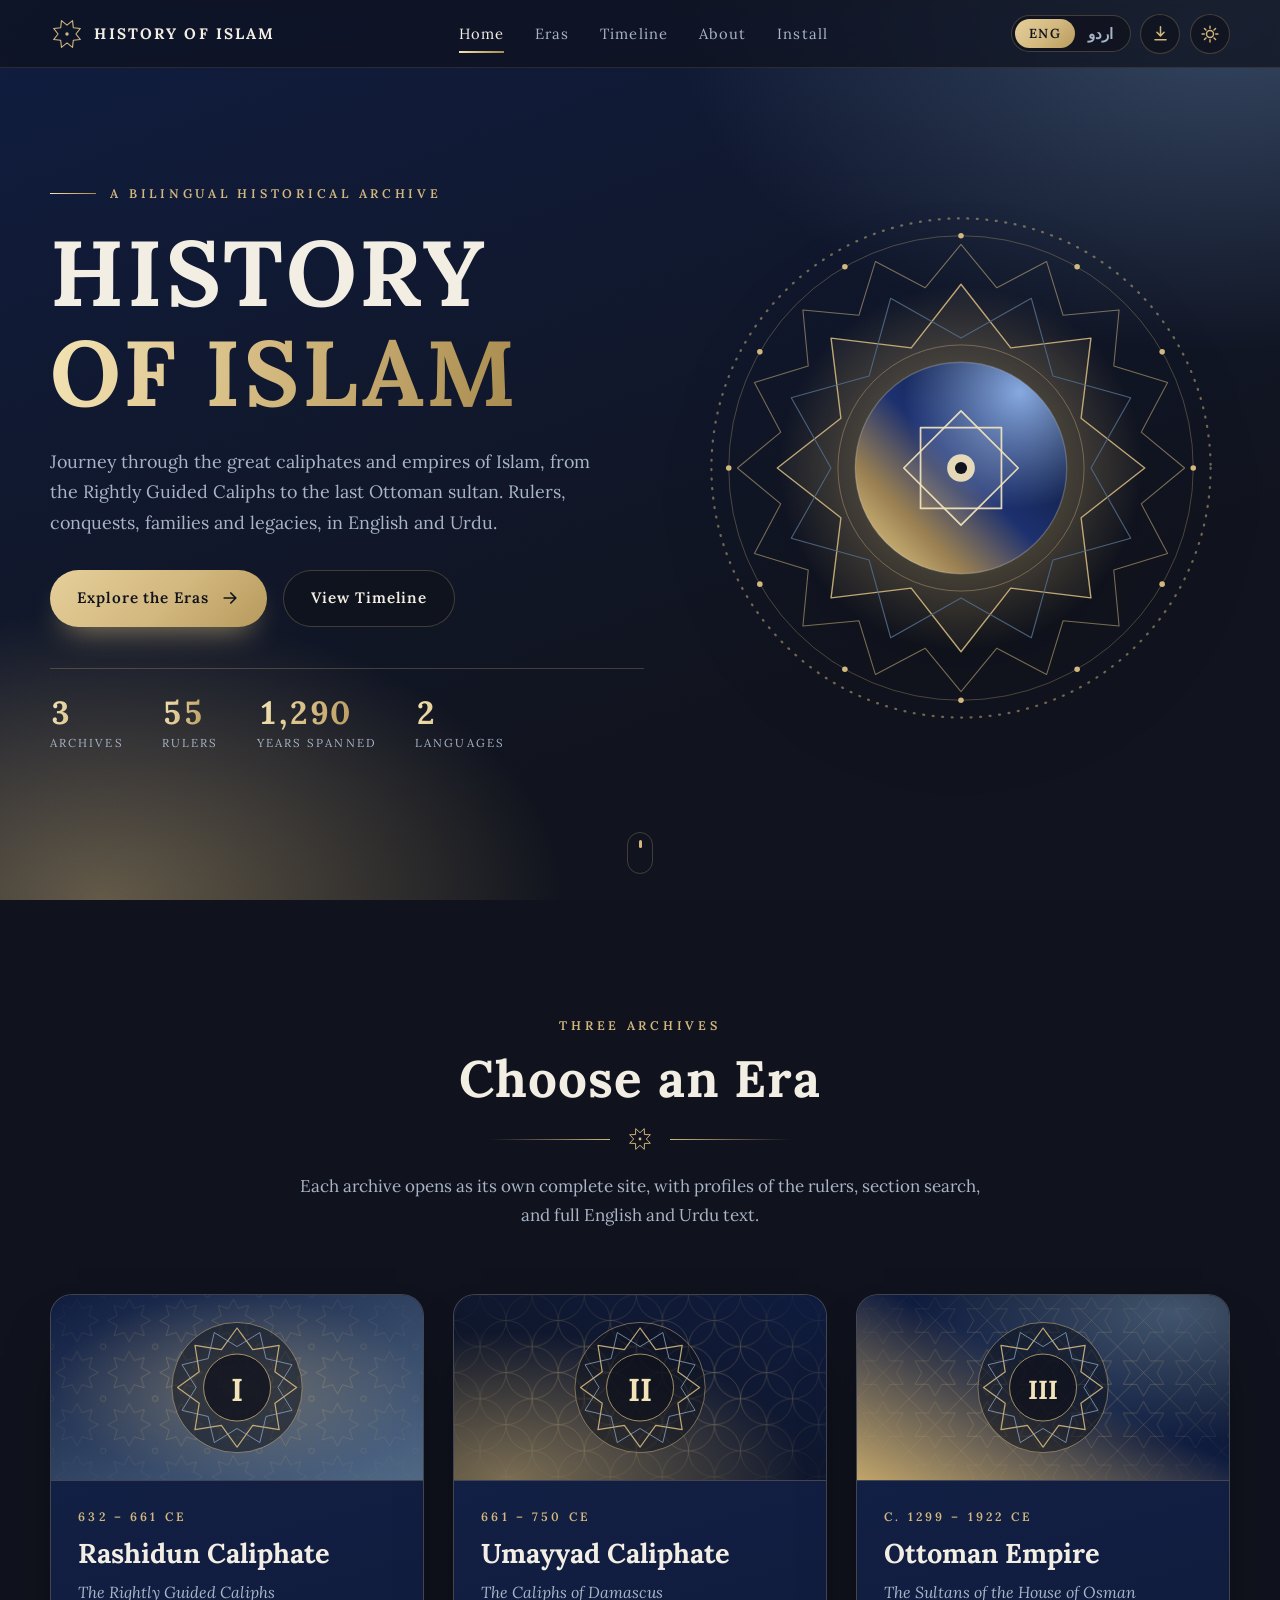
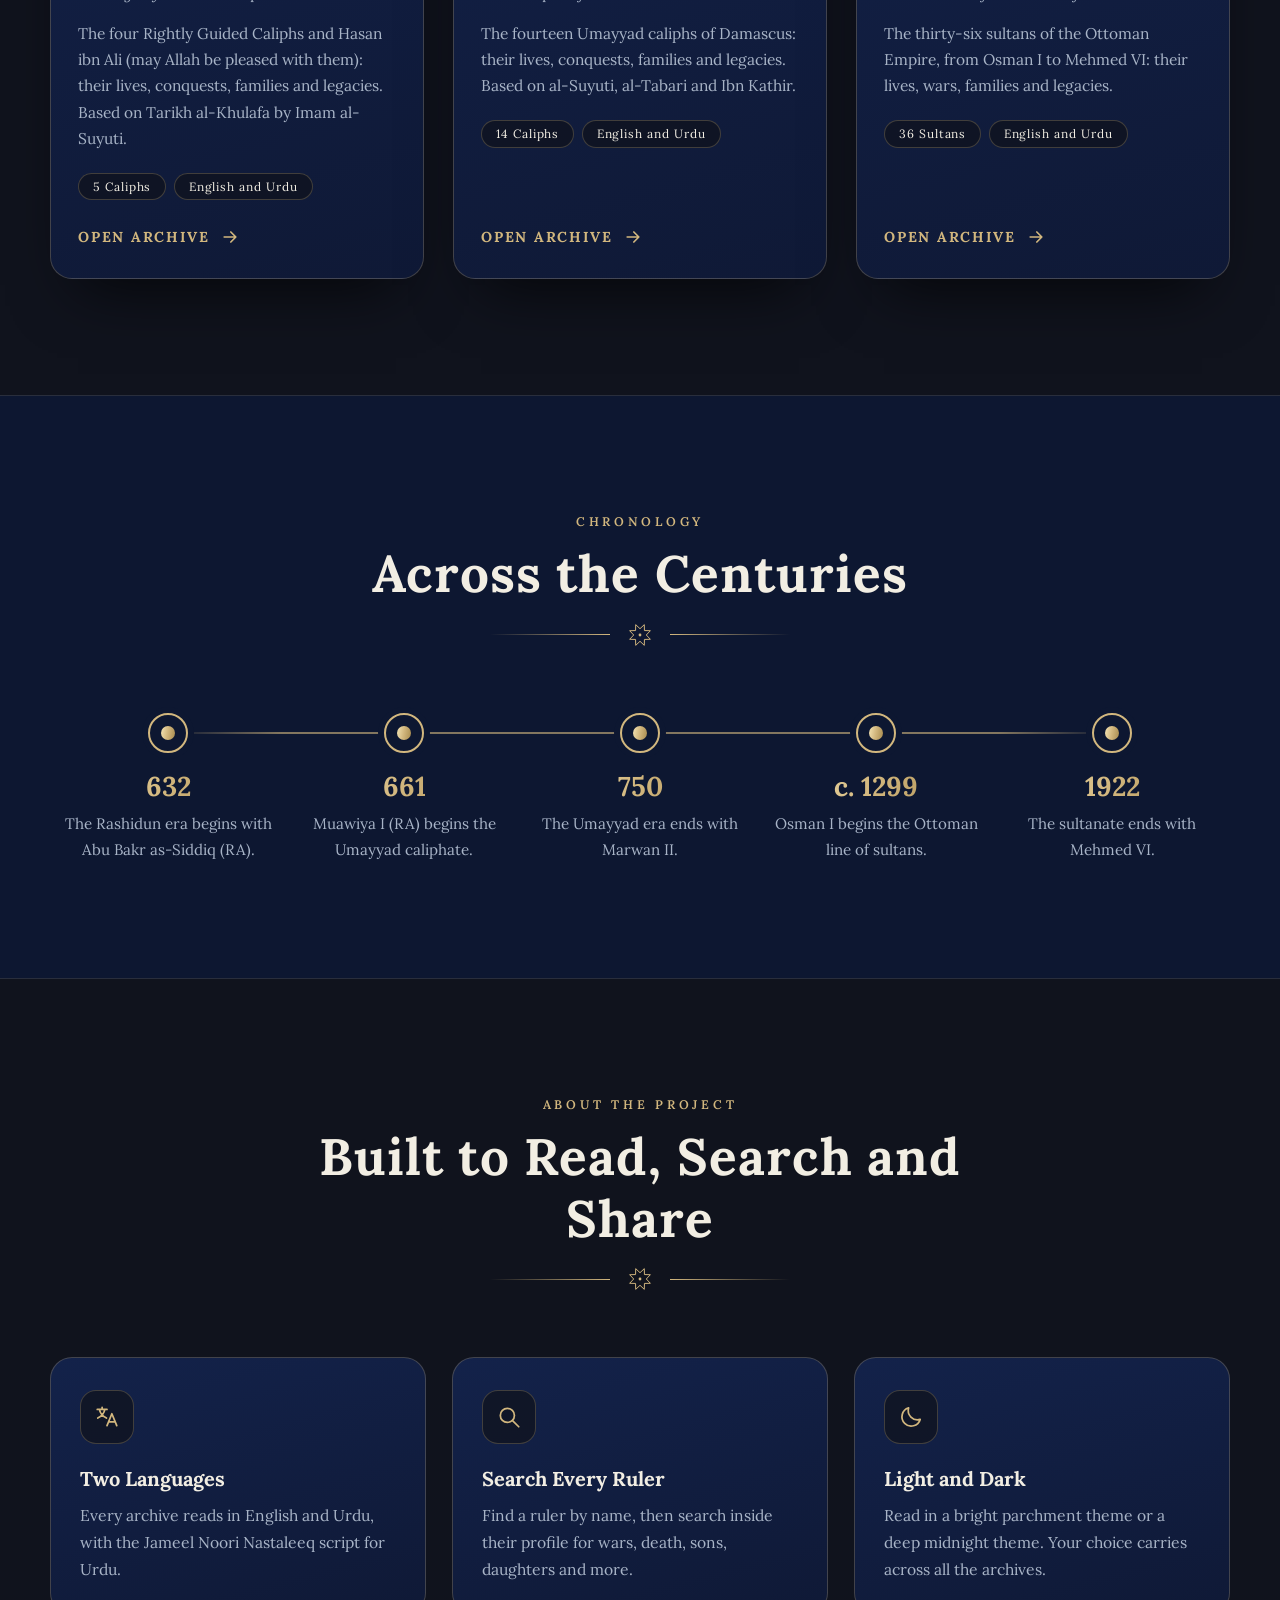
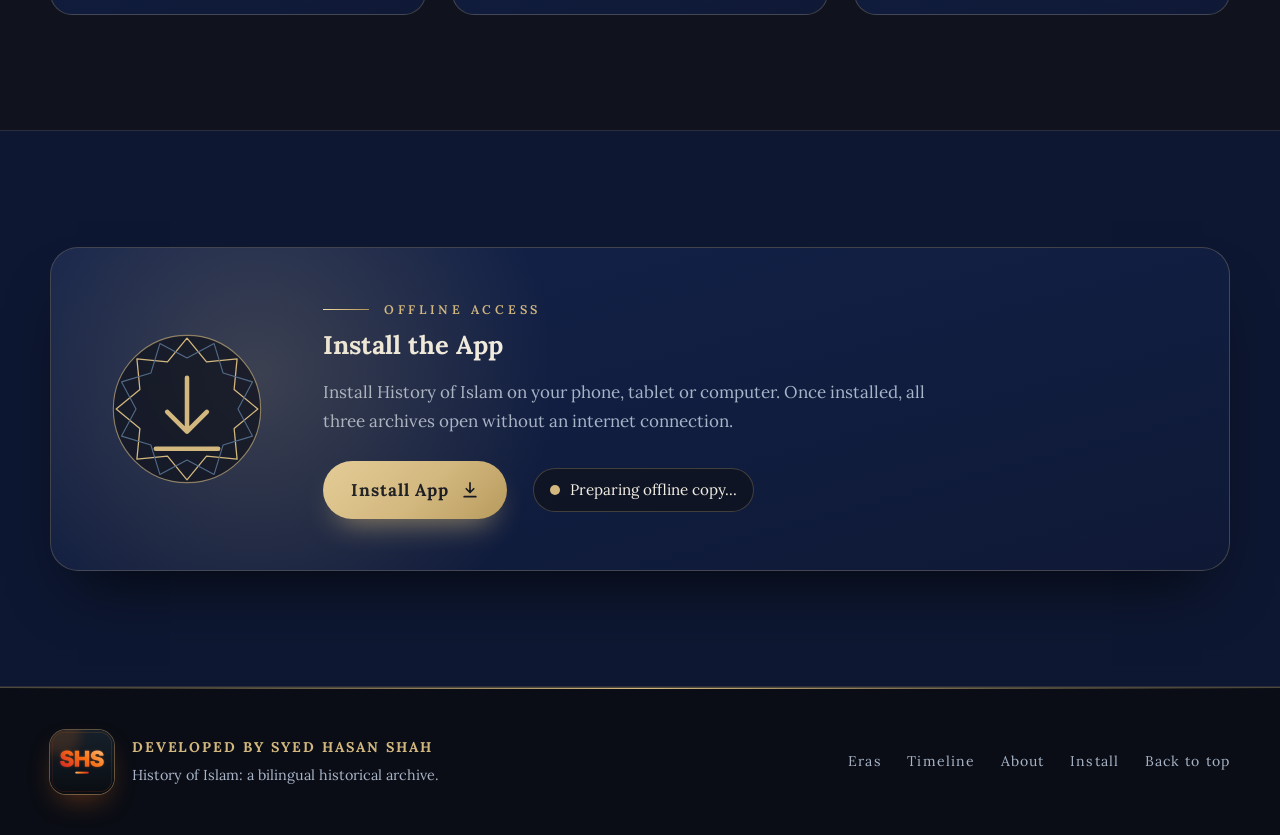
<file: index.html>
<!DOCTYPE html>
<html lang="en" dir="ltr" data-theme="dark">
<head>
<meta charset="UTF-8">
<meta name="viewport" content="width=device-width, initial-scale=1, viewport-fit=cover">
<title>History of Islam | تاریخِ اسلام</title>
<meta name="description" content="A bilingual historical archive of the great caliphates and empires of Islam: the Rashidun, the Umayyads and the Ottomans. English and Urdu.">
<meta name="theme-color" content="#10131D">

<!-- Open Graph: WhatsApp, Facebook, LinkedIn, Discord, Telegram -->
<!-- NOTE: og:image must be an absolute URL. If your GitHub repository is not named HISTORY-OF-ISLAM, change the address below. -->
<meta property="og:type" content="website">
<meta property="og:site_name" content="History of Islam">
<meta property="og:title" content="History of Islam | تاریخِ اسلام">
<meta property="og:description" content="Journey through the Rashidun, Umayyad and Ottoman eras. Rulers, conquests, families and legacies, in English and Urdu.">
<meta property="og:url" content="https://syedhasanshahqadri-ops.github.io/HISTORY-OF-ISLAM/">
<meta property="og:image" content="https://syedhasanshahqadri-ops.github.io/HISTORY-OF-ISLAM/og/og-image.jpg">
<meta property="og:image:secure_url" content="https://syedhasanshahqadri-ops.github.io/HISTORY-OF-ISLAM/og/og-image.jpg">
<meta property="og:image:type" content="image/jpeg">
<meta property="og:image:width" content="1200">
<meta property="og:image:height" content="630">
<meta property="og:image:alt" content="History of Islam: a bilingual archive of the Rashidun, Umayyad and Ottoman eras">
<meta name="twitter:card" content="summary_large_image">
<meta name="twitter:title" content="History of Islam | تاریخِ اسلام">
<meta name="twitter:description" content="Journey through the Rashidun, Umayyad and Ottoman eras, in English and Urdu.">
<meta name="twitter:image" content="https://syedhasanshahqadri-ops.github.io/HISTORY-OF-ISLAM/og/og-image.jpg">
<meta name="twitter:image:alt" content="History of Islam: a bilingual archive of the Rashidun, Umayyad and Ottoman eras">

<link rel="manifest" href="manifest.webmanifest">
<link rel="icon" type="image/png" href="images/favicon.png">
<link rel="apple-touch-icon" href="images/apple-touch-icon.png">
<meta name="mobile-web-app-capable" content="yes">
<meta name="apple-mobile-web-app-capable" content="yes">
<meta name="apple-mobile-web-app-title" content="History of Islam">
<meta name="apple-mobile-web-app-status-bar-style" content="black-translucent">

<!-- Apply saved theme and language before first paint (same keys as the three archives) -->
<script>
(function(){var d=document.documentElement,t,l;try{t=localStorage.getItem("theme");l=localStorage.getItem("lang")}catch(e){}
d.setAttribute("data-theme",t==="light"?"light":"dark");
if(l==="ur"){d.setAttribute("lang","ur");d.setAttribute("dir","rtl")}})();
</script>
<link rel="stylesheet" href="css/style.css">
</head>
<body>

<div class="progress" id="progress" aria-hidden="true"></div>

<!-- ===== HEADER ===== -->
<header class="site-header" id="top">
  <div class="wrap bar">
    <a class="brand" href="#home" aria-label="History of Islam">
      <svg class="brand-mark" viewBox="-20 -20 40 40" aria-hidden="true" data-star="8,17,10.5,0.3927"></svg>
      <span class="brand-text" data-i18n="brand">History of Islam</span>
    </a>

    <nav class="nav" id="nav" aria-label="Main">
      <a href="#home" data-i18n="navHome">Home</a>
      <a href="#eras" data-i18n="navEras">Eras</a>
      <a href="#timeline" data-i18n="navTime">Timeline</a>
      <a href="#about" data-i18n="navAbout">About</a>
      <a href="#install" data-i18n="navInstall">Install</a>
    </nav>

    <div class="controls">
      <div class="seg" role="group" aria-label="Language" data-i18n-label="langLabel">
        <button type="button" data-lang="en" aria-pressed="true">ENG</button>
        <button type="button" data-lang="ur" aria-pressed="false" class="ur-btn">اردو</button>
      </div>
      <button type="button" class="icon-btn install-btn" id="installBtn" hidden aria-label="Install app">
        <svg viewBox="0 0 24 24" aria-hidden="true"><path d="M12 3.5v11M7.5 10.5l4.5 4.5 4.5-4.5M5 20h14"/></svg>
      </button>
      <button type="button" class="icon-btn" id="themeBtn" aria-label="Switch to light mode" data-i18n-label="themeToLight">
        <svg class="i-sun" viewBox="0 0 24 24" aria-hidden="true"><circle cx="12" cy="12" r="4.2"/><path d="M12 2.5v2.6M12 18.9v2.6M2.5 12h2.6M18.9 12h2.6M5.3 5.3l1.9 1.9M16.8 16.8l1.9 1.9M18.7 5.3l-1.9 1.9M7.2 16.8l-1.9 1.9"/></svg>
        <svg class="i-moon" viewBox="0 0 24 24" aria-hidden="true"><path d="M20.5 14.2A8.6 8.6 0 0 1 9.8 3.5 8.6 8.6 0 1 0 20.5 14.2z"/></svg>
      </button>
      <button type="button" class="icon-btn burger" id="burger" aria-label="Menu" aria-expanded="false" aria-controls="nav" data-i18n-label="menuLabel">
        <span></span><span></span><span></span>
      </button>
    </div>
  </div>
</header>

<main>

<!-- ===== HERO ===== -->
<section class="hero" id="home">
  <div class="sparks" id="sparks" aria-hidden="true"></div>
  <div class="wrap hero-grid">
    <div class="hero-copy">
      <p class="eyebrow"><span class="rule"></span><span data-i18n="eyebrow">A Bilingual Historical Archive</span></p>
      <h1 data-i18n="h1">History <span class="gold">of Islam</span></h1>
      <p class="lead" data-i18n="lead">Journey through the great caliphates and empires of Islam, from the Rightly Guided Caliphs to the last Ottoman sultan. Rulers, conquests, families and legacies, in English and Urdu.</p>
      <div class="hero-actions">
        <a class="btn primary" href="#eras"><span data-i18n="cta1">Explore the Eras</span><svg class="arr" viewBox="0 0 24 24" aria-hidden="true"><path d="M5 12h14M13 6l6 6-6 6"/></svg></a>
        <a class="btn ghost" href="#timeline" data-i18n="cta2">View Timeline</a>
      </div>
      <dl class="stats">
        <div><dt><b data-count="3">0</b></dt><dd data-i18n="st1">Archives</dd></div>
        <div><dt><b data-count="55">0</b></dt><dd data-i18n="st2">Rulers</dd></div>
        <div><dt><b data-count="1290" data-sep="1">0</b></dt><dd data-i18n="st3">Years Spanned</dd></div>
        <div><dt><b data-count="2">0</b></dt><dd data-i18n="st4">Languages</dd></div>
      </dl>
    </div>

    <div class="emblem-wrap" aria-hidden="true">
      <div class="emblem" id="emblem"></div>
    </div>
  </div>
  <a class="scroll-cue" href="#eras" aria-label="Scroll"><span></span></a>
</section>

<!-- ===== ERAS / CARDS ===== -->
<section class="section" id="eras">
  <div class="wrap">
    <header class="sec-head reveal">
      <p class="eyebrow center" data-i18n="erasEyebrow">Three Archives</p>
      <h2 data-i18n="erasTitle">Choose an Era</h2>
      <div class="orn" aria-hidden="true"><i></i><svg viewBox="-20 -20 40 40" data-star="8,16,9,0.3927"></svg><i></i></div>
      <p class="sub" data-i18n="erasSub">Each archive opens as its own complete site, with profiles of the rulers, section search, and full English and Urdu text.</p>
    </header>

    <div class="cards">

      <a class="card reveal" href="rashidun-caliphate/index.html" data-art="0">
        <div class="art"></div>
        <div class="body">
          <p class="era"><span data-i18n="c1era">632 – 661 CE</span></p>
          <h3 data-i18n="c1t">Rashidun Caliphate</h3>
          <p class="kicker" data-i18n="c1k">The Rightly Guided Caliphs</p>
          <p class="desc" data-i18n="c1d">The four Rightly Guided Caliphs and Hasan ibn Ali (may Allah be pleased with them): their lives, conquests, families and legacies. Based on Tarikh al-Khulafa by Imam al-Suyuti.</p>
          <ul class="chips"><li data-i18n="c1n">5 Caliphs</li><li data-i18n="biling">English and Urdu</li></ul>
          <span class="cta"><span data-i18n="open">Open Archive</span><svg class="arr" viewBox="0 0 24 24" aria-hidden="true"><path d="M5 12h14M13 6l6 6-6 6"/></svg></span>
        </div>
      </a>

      <a class="card reveal" href="umayyad-caliphate/index.html" data-art="1">
        <div class="art"></div>
        <div class="body">
          <p class="era"><span data-i18n="c2era">661 – 750 CE</span></p>
          <h3 data-i18n="c2t">Umayyad Caliphate</h3>
          <p class="kicker" data-i18n="c2k">The Caliphs of Damascus</p>
          <p class="desc" data-i18n="c2d">The fourteen Umayyad caliphs of Damascus: their lives, conquests, families and legacies. Based on al-Suyuti, al-Tabari and Ibn Kathir.</p>
          <ul class="chips"><li data-i18n="c2n">14 Caliphs</li><li data-i18n="biling">English and Urdu</li></ul>
          <span class="cta"><span data-i18n="open">Open Archive</span><svg class="arr" viewBox="0 0 24 24" aria-hidden="true"><path d="M5 12h14M13 6l6 6-6 6"/></svg></span>
        </div>
      </a>

      <a class="card reveal" href="ottoman-empire/index.html" data-art="2">
        <div class="art"></div>
        <div class="body">
          <p class="era"><span data-i18n="c3era">c. 1299 – 1922 CE</span></p>
          <h3 data-i18n="c3t">Ottoman Empire</h3>
          <p class="kicker" data-i18n="c3k">The Sultans of the House of Osman</p>
          <p class="desc" data-i18n="c3d">The thirty-six sultans of the Ottoman Empire, from Osman I to Mehmed VI: their lives, wars, families and legacies.</p>
          <ul class="chips"><li data-i18n="c3n">36 Sultans</li><li data-i18n="biling">English and Urdu</li></ul>
          <span class="cta"><span data-i18n="open">Open Archive</span><svg class="arr" viewBox="0 0 24 24" aria-hidden="true"><path d="M5 12h14M13 6l6 6-6 6"/></svg></span>
        </div>
      </a>

    </div>
  </div>
</section>

<!-- ===== TIMELINE ===== -->
<section class="section alt" id="timeline">
  <div class="wrap">
    <header class="sec-head reveal">
      <p class="eyebrow center" data-i18n="tlEyebrow">Chronology</p>
      <h2 data-i18n="tlTitle">Across the Centuries</h2>
      <div class="orn" aria-hidden="true"><i></i><svg viewBox="-20 -20 40 40" data-star="8,16,9,0.3927"></svg><i></i></div>
    </header>

    <ol class="tl">
      <li class="reveal"><span class="dot"></span><div><b class="yr">632</b><p data-i18n="t1">The Rashidun era begins with Abu Bakr as-Siddiq (RA).</p></div></li>
      <li class="reveal"><span class="dot"></span><div><b class="yr">661</b><p data-i18n="t2">Muawiya I (RA) begins the Umayyad caliphate.</p></div></li>
      <li class="reveal"><span class="dot"></span><div><b class="yr">750</b><p data-i18n="t3">The Umayyad era ends with Marwan II.</p></div></li>
      <li class="reveal"><span class="dot"></span><div><b class="yr"><span data-i18n="circa">c.</span> 1299</b><p data-i18n="t4">Osman I begins the Ottoman line of sultans.</p></div></li>
      <li class="reveal"><span class="dot"></span><div><b class="yr">1922</b><p data-i18n="t5">The sultanate ends with Mehmed VI.</p></div></li>
    </ol>
  </div>
</section>

<!-- ===== ABOUT ===== -->
<section class="section" id="about">
  <div class="wrap">
    <header class="sec-head reveal">
      <p class="eyebrow center" data-i18n="abEyebrow">About the Project</p>
      <h2 data-i18n="abTitle">Built to Read, Search and Share</h2>
      <div class="orn" aria-hidden="true"><i></i><svg viewBox="-20 -20 40 40" data-star="8,16,9,0.3927"></svg><i></i></div>
    </header>

    <div class="feats">
      <article class="feat reveal">
        <span class="ficon"><svg viewBox="0 0 24 24" aria-hidden="true"><path d="M3 5h9M7.5 3v2M5 5c.6 3.6 3 6.3 6.5 8M10 5c-.6 3.6-3 6.3-6.5 8"/><path d="M12 20l4.5-11L21 20M13.6 16.5h5.8"/></svg></span>
        <h3 data-i18n="f1t">Two Languages</h3>
        <p data-i18n="f1d">Every archive reads in English and Urdu, with the Jameel Noori Nastaleeq script for Urdu.</p>
      </article>
      <article class="feat reveal">
        <span class="ficon"><svg viewBox="0 0 24 24" aria-hidden="true"><circle cx="10.5" cy="10.5" r="6.5"/><path d="M15.5 15.5L21 21"/></svg></span>
        <h3 data-i18n="f2t">Search Every Ruler</h3>
        <p data-i18n="f2d">Find a ruler by name, then search inside their profile for wars, death, sons, daughters and more.</p>
      </article>
      <article class="feat reveal">
        <span class="ficon"><svg viewBox="0 0 24 24" aria-hidden="true"><path d="M20.5 14.2A8.6 8.6 0 0 1 9.8 3.5 8.6 8.6 0 1 0 20.5 14.2z"/></svg></span>
        <h3 data-i18n="f3t">Light and Dark</h3>
        <p data-i18n="f3d">Read in a bright parchment theme or a deep midnight theme. Your choice carries across all the archives.</p>
      </article>
    </div>
  </div>
</section>

<!-- ===== INSTALL / OFFLINE ===== -->
<section class="section alt" id="install">
  <div class="wrap">
    <div class="ins reveal">
      <div class="ins-art" aria-hidden="true">
        <svg viewBox="-60 -60 120 120"><circle r="52"/><polygon class="s1" points="0.00,-50.00 13.78,-33.26 35.36,-35.36 33.26,-13.78 50.00,0.00 33.26,13.78 35.36,35.36 13.78,33.26 0.00,50.00 -13.78,33.26 -35.36,35.36 -33.26,13.78 -50.00,0.00 -33.26,-13.78 -35.36,-35.36 -13.78,-33.26"/><polygon class="s2" points="19.13,-46.19 25.46,-25.46 46.19,-19.13 36.00,0.00 46.19,19.13 25.46,25.46 19.13,46.19 0.00,36.00 -19.13,46.19 -25.46,25.46 -46.19,19.13 -36.00,0.00 -46.19,-19.13 -25.46,-25.46 -19.13,-46.19 -0.00,-36.00"/><path class="dl" d="M0 -22V14M-14 2L0 16 14 2M-22 28H22"/></svg>
      </div>
      <div class="ins-copy">
        <p class="eyebrow"><span class="rule"></span><span data-i18n="insEyebrow">Offline Access</span></p>
        <h2 data-i18n="insTitle">Install the App</h2>
        <p class="ins-desc" data-i18n="insDesc">Install History of Islam on your phone, tablet or computer. Once installed, all three archives open without an internet connection.</p>
        <div class="ins-actions">
          <button type="button" class="btn primary" id="installMain"><span data-i18n="insBtn">Install App</span><svg class="arr" viewBox="0 0 24 24" aria-hidden="true"><path d="M12 3.5v11M7.5 10.5l4.5 4.5 4.5-4.5M5 20h14"/></svg></button>
          <p class="ins-status" id="offStatus" data-state="prep"><span class="pulse" aria-hidden="true"></span><span id="offText" data-i18n="offPrep">Preparing offline copy...</span></p>
        </div>
      </div>
    </div>
  </div>
</section>

</main>

<!-- ===== INSTALL HELP (shown when the browser has no install prompt) ===== -->
<div class="modal" id="modal" hidden role="dialog" aria-modal="true" aria-labelledby="mTitle">
  <div class="modal-card">
    <h3 id="mTitle" data-i18n="mTitle">Install on your device</h3>
    <p data-i18n="mAndroid">Android or computer (Chrome, Edge): open the browser menu and choose Install app, or Add to Home screen.</p>
    <p data-i18n="mIos">iPhone or iPad (Safari): tap the Share button, then choose Add to Home Screen.</p>
    <button type="button" class="btn primary" id="mClose" data-i18n="mClose">Close</button>
  </div>
</div>

<!-- ===== FOOTER ===== -->
<footer class="site-footer">
  <div class="wrap foot">
    <div class="foot-id">
      <img src="images/shs-logo.png" alt="SHS logo" class="flogo" width="64" height="64" loading="lazy">
      <div>
        <p class="dev">Developed by SYED HASAN SHAH</p>
        <p class="tag" data-i18n="ftag">History of Islam: a bilingual historical archive.</p>
      </div>
    </div>
    <nav class="foot-nav" aria-label="Footer">
      <a href="#eras" data-i18n="navEras">Eras</a>
      <a href="#timeline" data-i18n="navTime">Timeline</a>
      <a href="#about" data-i18n="navAbout">About</a>
      <a href="#install" data-i18n="navInstall">Install</a>
      <a href="#home" data-i18n="top">Back to top</a>
    </nav>
  </div>
</footer>

<script src="js/app.js"></script>
</body>
</html>
</file>
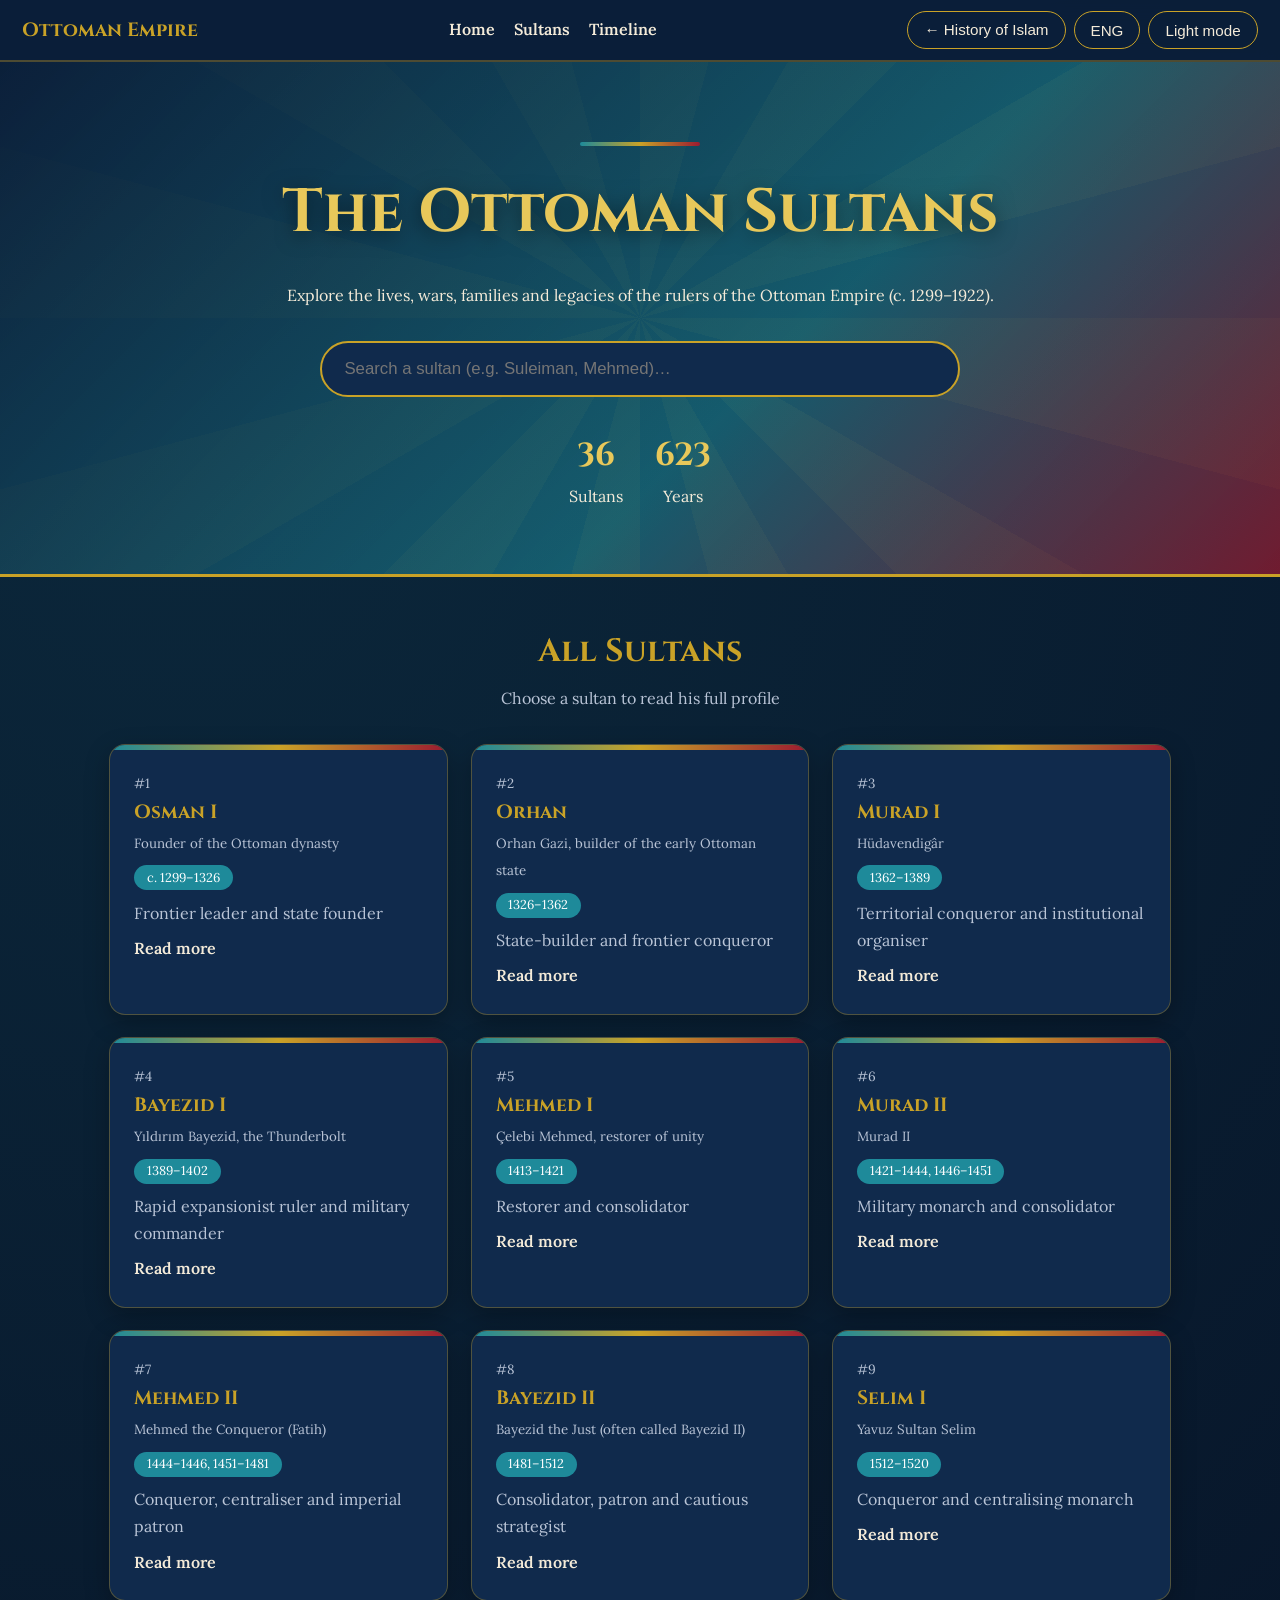
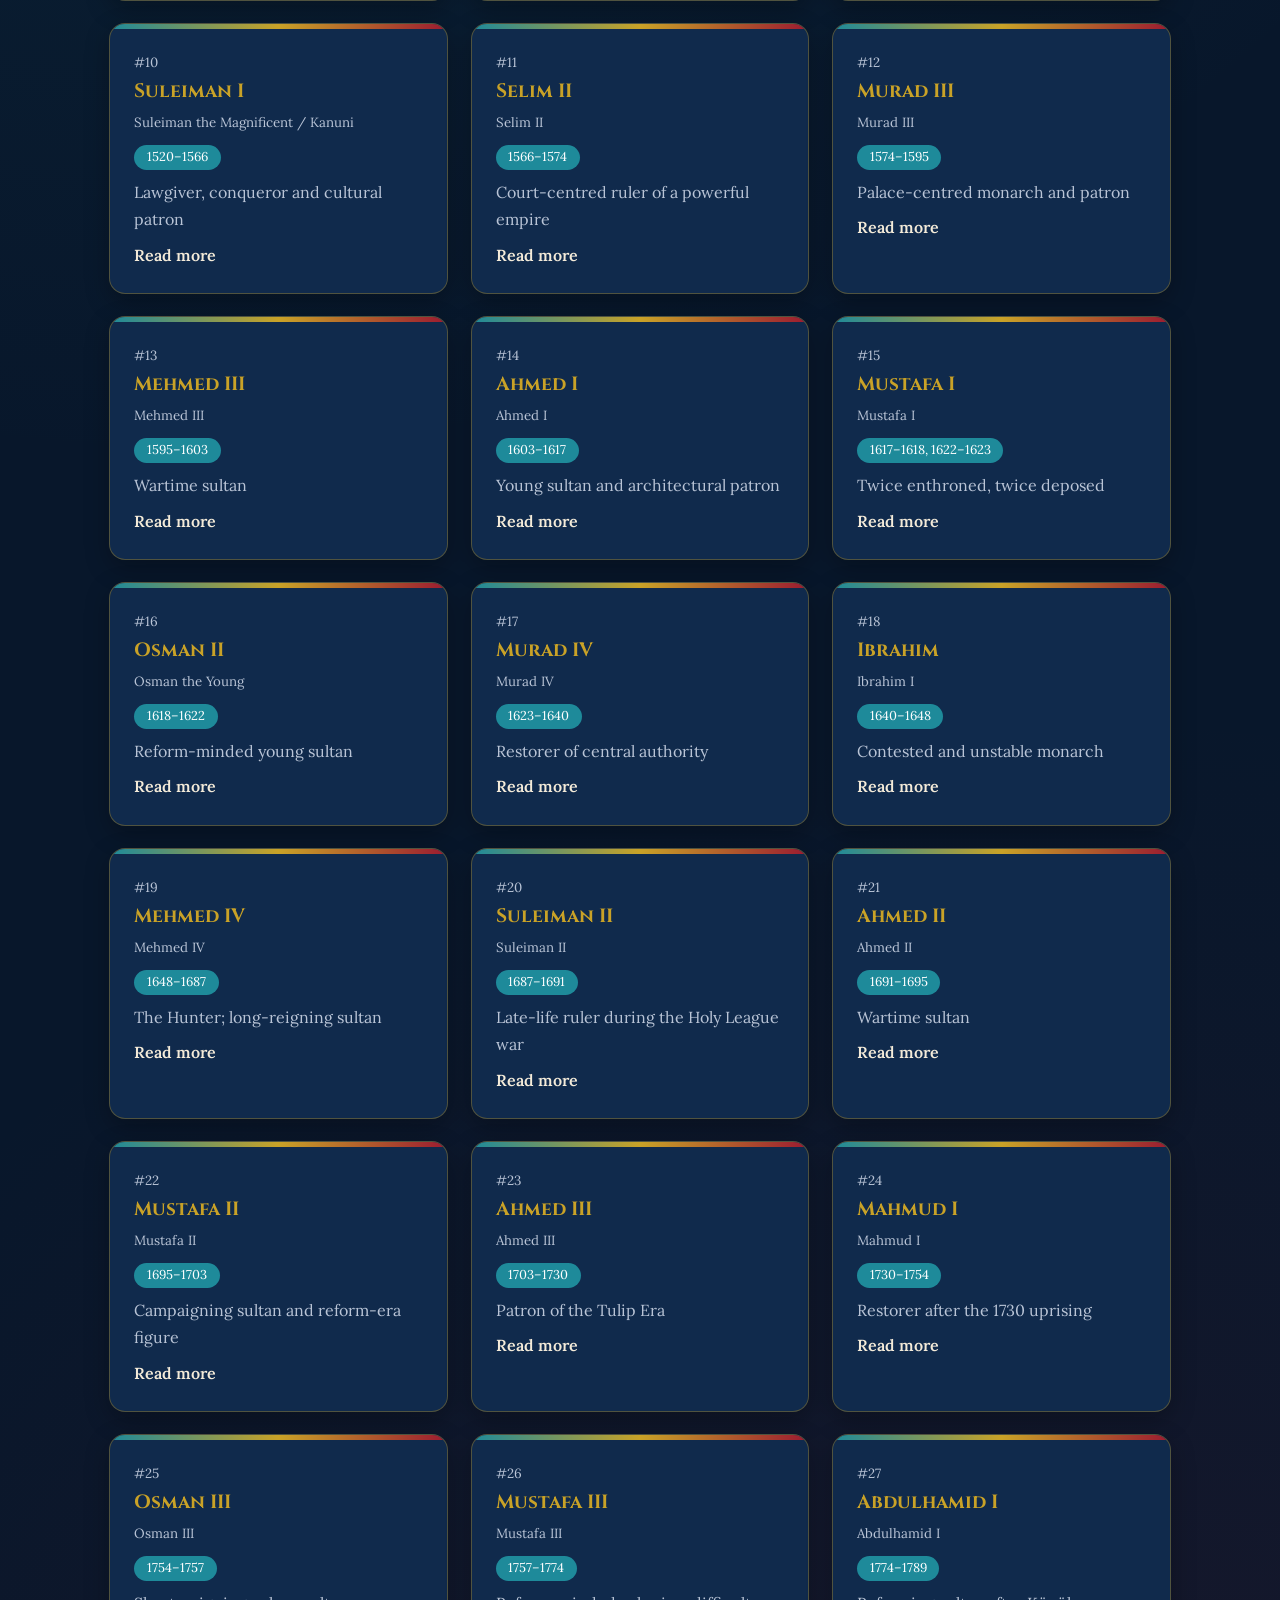
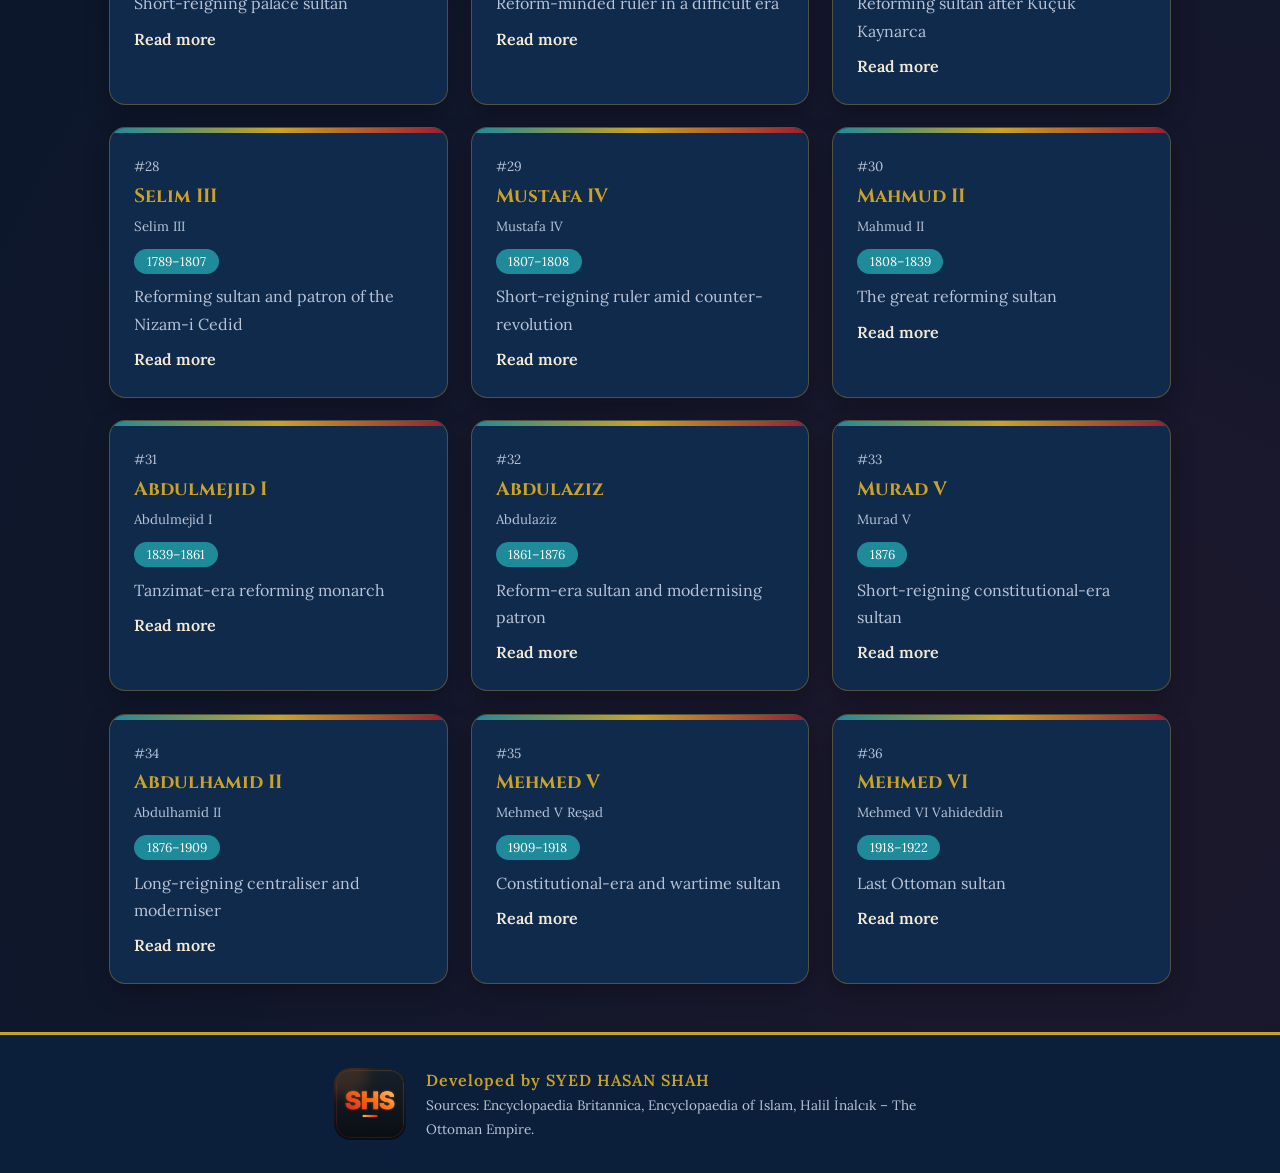
<file: ottoman-empire/index.html>
<!DOCTYPE html>
<html lang="en" dir="ltr" data-theme="dark">
<head>
<meta charset="UTF-8">
<meta name="viewport" content="width=device-width, initial-scale=1">
<title>Ottoman Empire | سلطنتِ عثمانیہ</title>
<meta name="description" content="Bilingual (English & Urdu) encyclopedia of the Ottoman sultans.">

<!-- Open Graph: Facebook, WhatsApp, LinkedIn, Discord -->
<meta property="og:type" content="website">
<meta property="og:title" content="Ottoman Empire | سلطنتِ عثمانیہ">
<meta property="og:description" content="Explore the history of the Ottoman Empire and its sultans in a bilingual English and Urdu historical encyclopedia.">
<meta property="og:image" content="https://syedhasanshahqadri-ops.github.io/OTTOMAN-EMPIRES/images/ottoman-empire-og.jpg">
<meta property="og:image:secure_url" content="https://syedhasanshahqadri-ops.github.io/OTTOMAN-EMPIRES/images/ottoman-empire-og.jpg">
<meta property="og:image:type" content="image/jpeg">
<meta property="og:image:width" content="1536">
<meta property="og:image:height" content="1024">
<meta property="og:image:alt" content="The Ottoman Empire — A Bilingual Historical Encyclopedia">
<meta property="og:site_name" content="Ottoman Empire">

<!-- Twitter / X large image preview -->
<meta name="twitter:card" content="summary_large_image">
<meta name="twitter:title" content="Ottoman Empire | سلطنتِ عثمانیہ">
<meta name="twitter:description" content="Explore the history of the Ottoman Empire and its sultans in English and Urdu.">
<meta name="twitter:image" content="https://syedhasanshahqadri-ops.github.io/OTTOMAN-EMPIRES/images/ottoman-empire-og.jpg">
<meta name="twitter:image:alt" content="The Ottoman Empire — A Bilingual Historical Encyclopedia">
<link href="https://fonts.googleapis.com/css2?family=Cinzel:wght@500;700&family=Lora:wght@400;600&family=Noto+Nastaliq+Urdu:wght@400;600&display=swap" rel="stylesheet">
<link rel="stylesheet" href="css/style.css">
</head>
<body>
<header class="site-header">
  <a class="brand" href="#/"><span id="brandText"></span></a>
  <nav class="nav"><a href="#/" id="nHome"></a><a href="#/sultans" id="nSul"></a><a href="#/timeline" id="nTime"></a></nav>
  <div class="actions">
    <a id="hubLink" class="btn hub-btn" href="../index.html"></a>
    <button id="langBtn" class="btn" title="Language"></button>
    <button id="themeBtn" class="btn" title="Theme"></button>
  </div>
</header>
<main id="app"></main>
<footer class="site-footer">
  <img src="images/shs-logo.png" alt="SHS logo" class="flogo">
  <div><p class="dev">Developed by SYED HASAN SHAH</p><p class="src" id="srcNote"></p></div>
</footer>
<script src="js/data.js"></script>
<script src="js/data2.js"></script>
<script src="js/data3.js"></script>
<script src="js/data4.js"></script>
<script src="js/roster.js"></script>
<script src="js/app.js"></script>
</body>
</html>
</file>
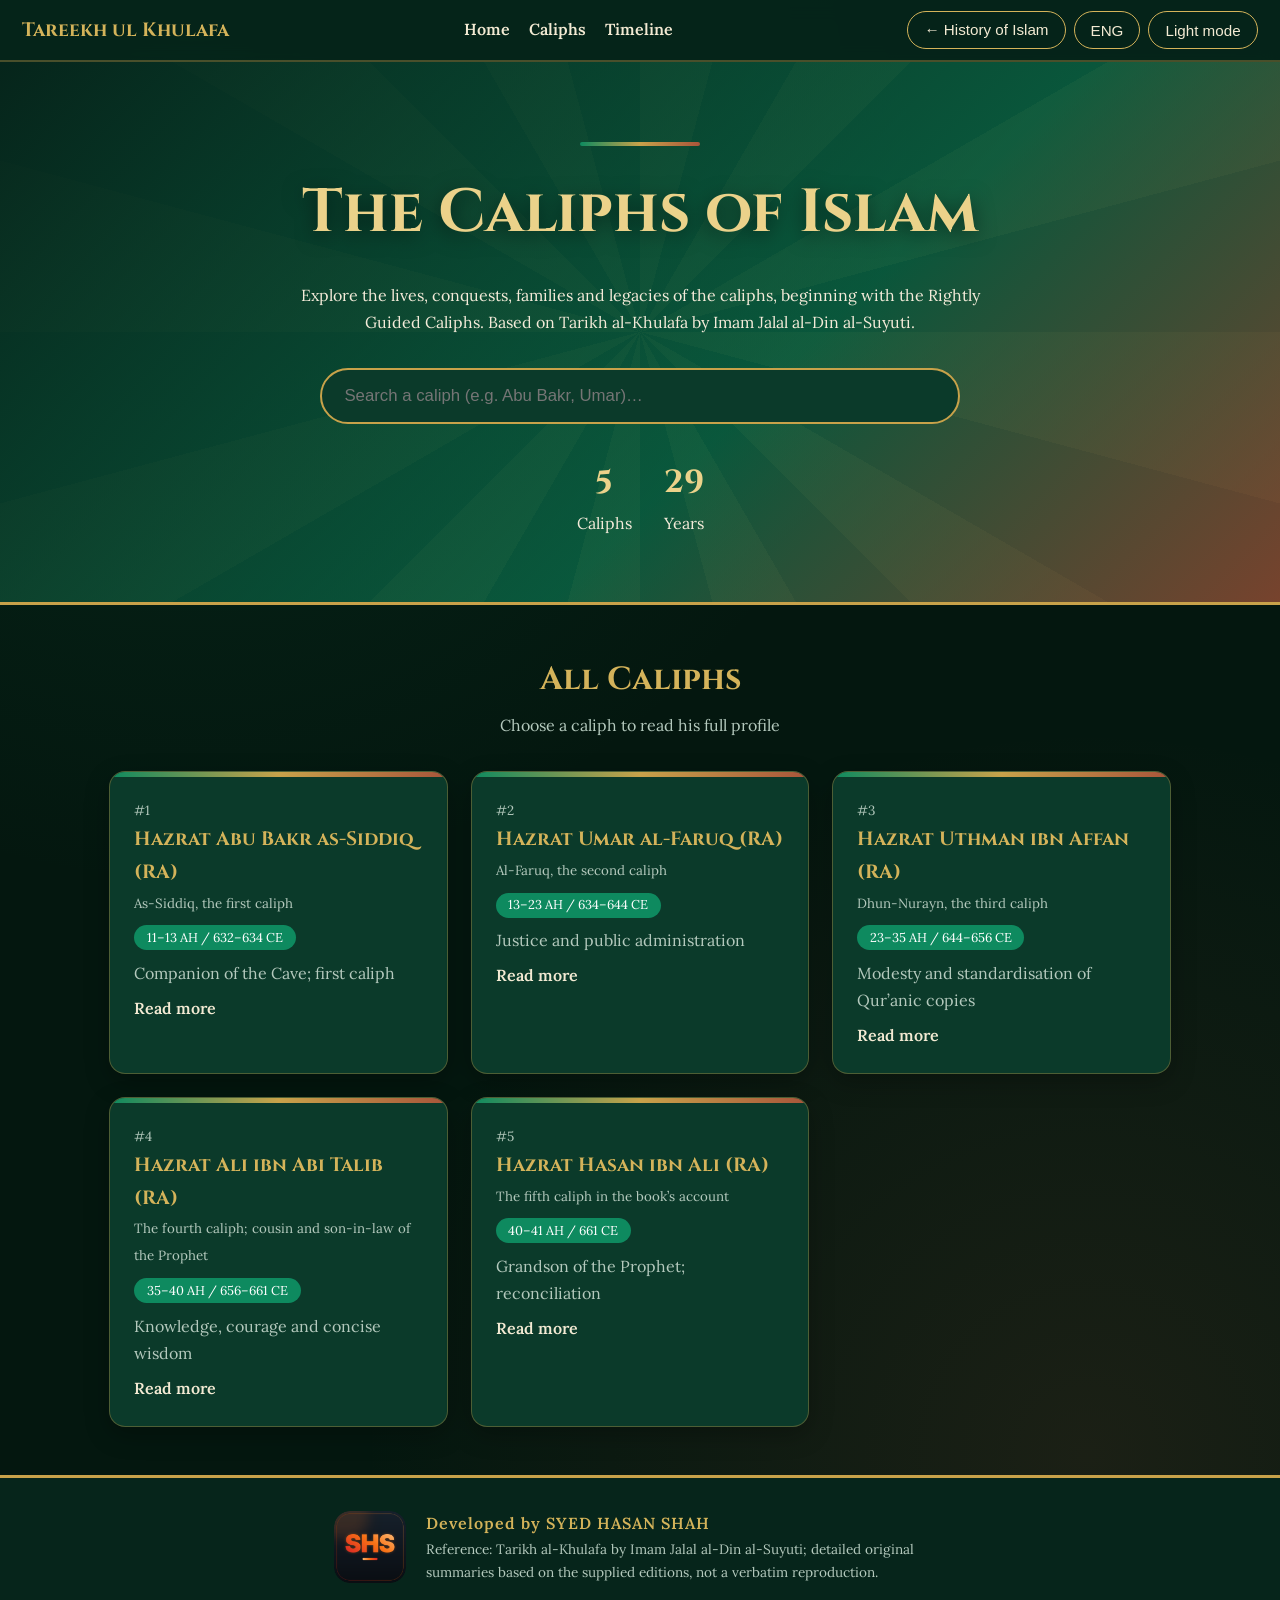
<file: rashidun-caliphate/index.html>
<!DOCTYPE html>
<html lang="en" dir="ltr" data-theme="dark">
<head>
<meta charset="UTF-8">
<meta name="viewport" content="width=device-width, initial-scale=1">
<title>Tareekh ul Khulafa | تاریخ الخلفاء</title>
<meta name="description" content="Bilingual (English & Urdu) encyclopedia of the caliphs of Islam, based on Tarikh al-Khulafa by Imam al-Suyuti.">
<link href="https://fonts.googleapis.com/css2?family=Cinzel:wght@500;700&family=Lora:wght@400;600&family=Noto+Nastaliq+Urdu:wght@400;600&display=swap" rel="stylesheet">
<link rel="stylesheet" href="css/style.css">
</head>
<body>
<header class="site-header">
  <a class="brand" href="#/"><span id="brandText"></span></a>
  <nav class="nav"><a href="#/" id="nHome"></a><a href="#/sultans" id="nSul"></a><a href="#/timeline" id="nTime"></a></nav>
  <div class="actions">
    <a id="hubLink" class="btn hub-btn" href="../index.html"></a>
    <button id="langBtn" class="btn" title="Language"></button>
    <button id="themeBtn" class="btn" title="Theme"></button>
  </div>
</header>
<main id="app"></main>
<footer class="site-footer">
  <img src="images/shs-logo.png" alt="SHS logo" class="flogo">
  <div><p class="dev">Developed by SYED HASAN SHAH</p><p class="src" id="srcNote"></p></div>
</footer>
<script src="js/data.js"></script>
<script src="js/roster.js"></script>
<script src="js/app.js"></script>
</body>
</html>
</file>
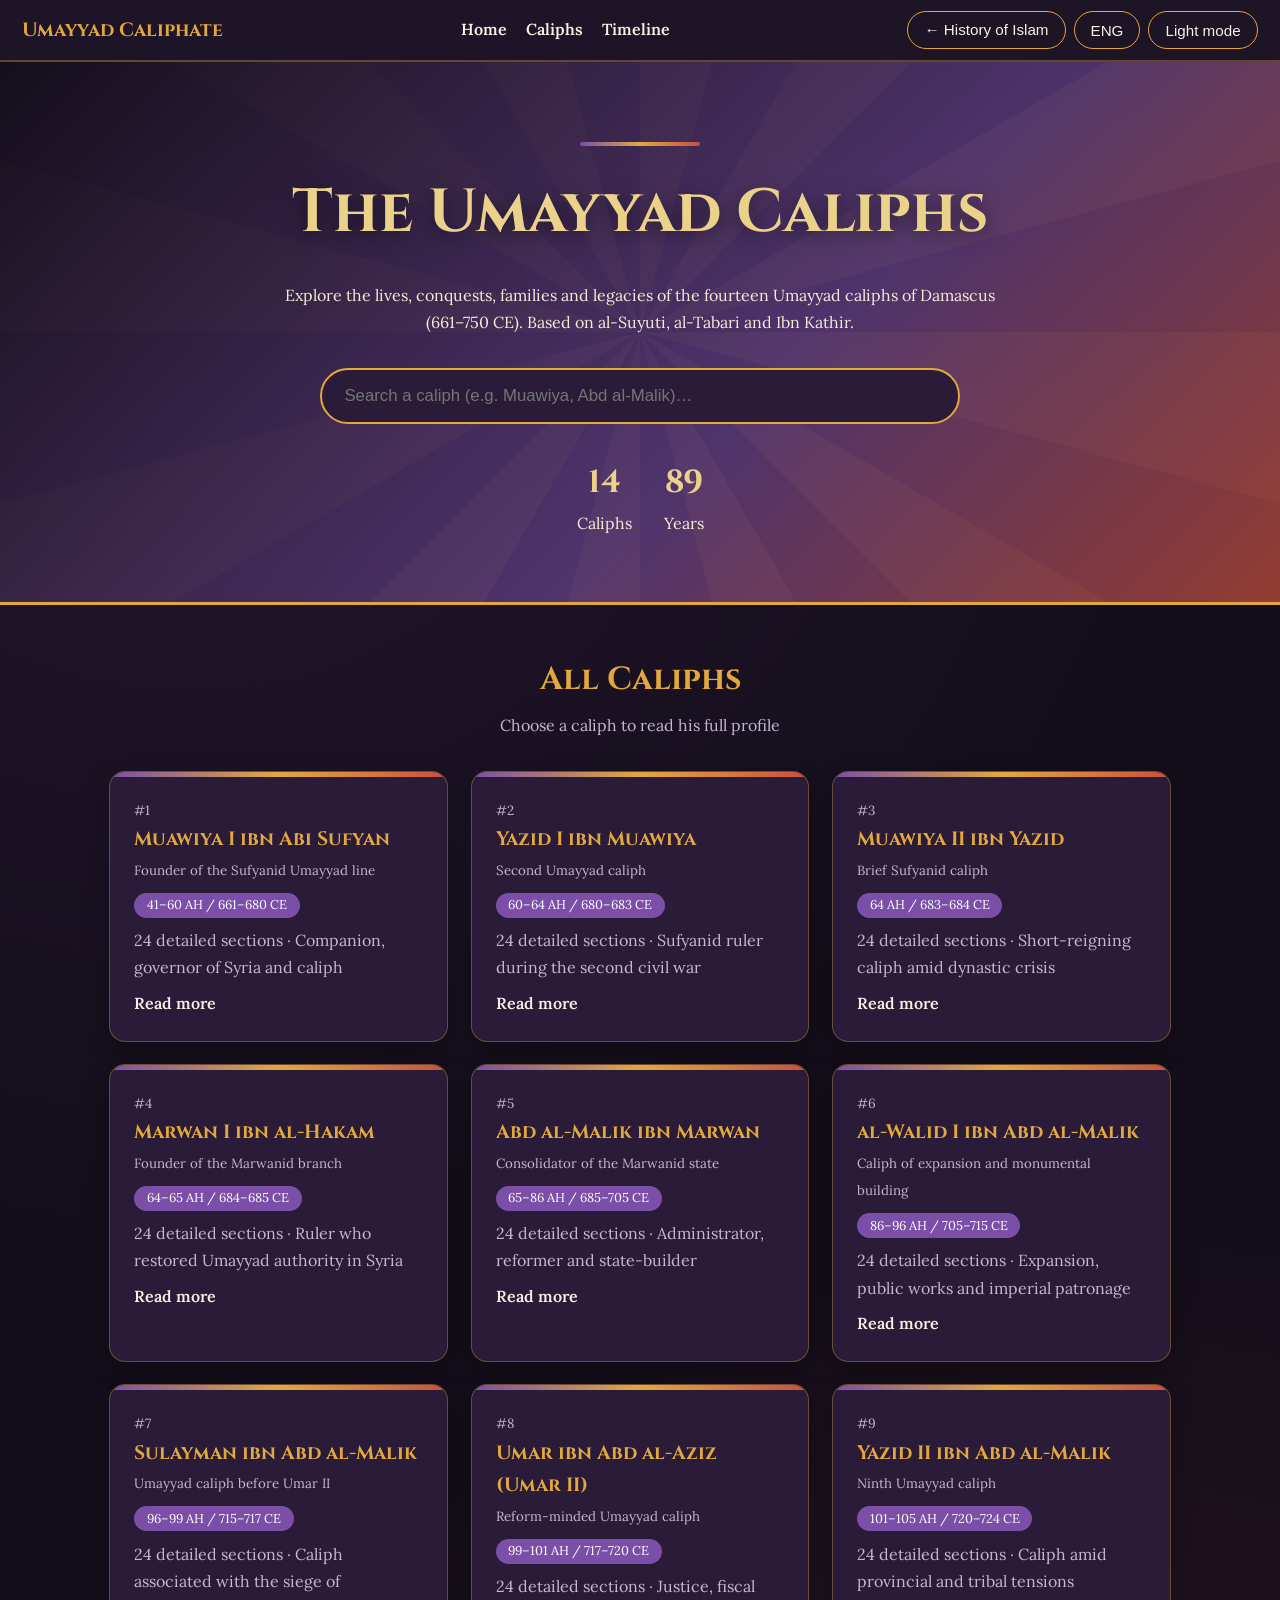
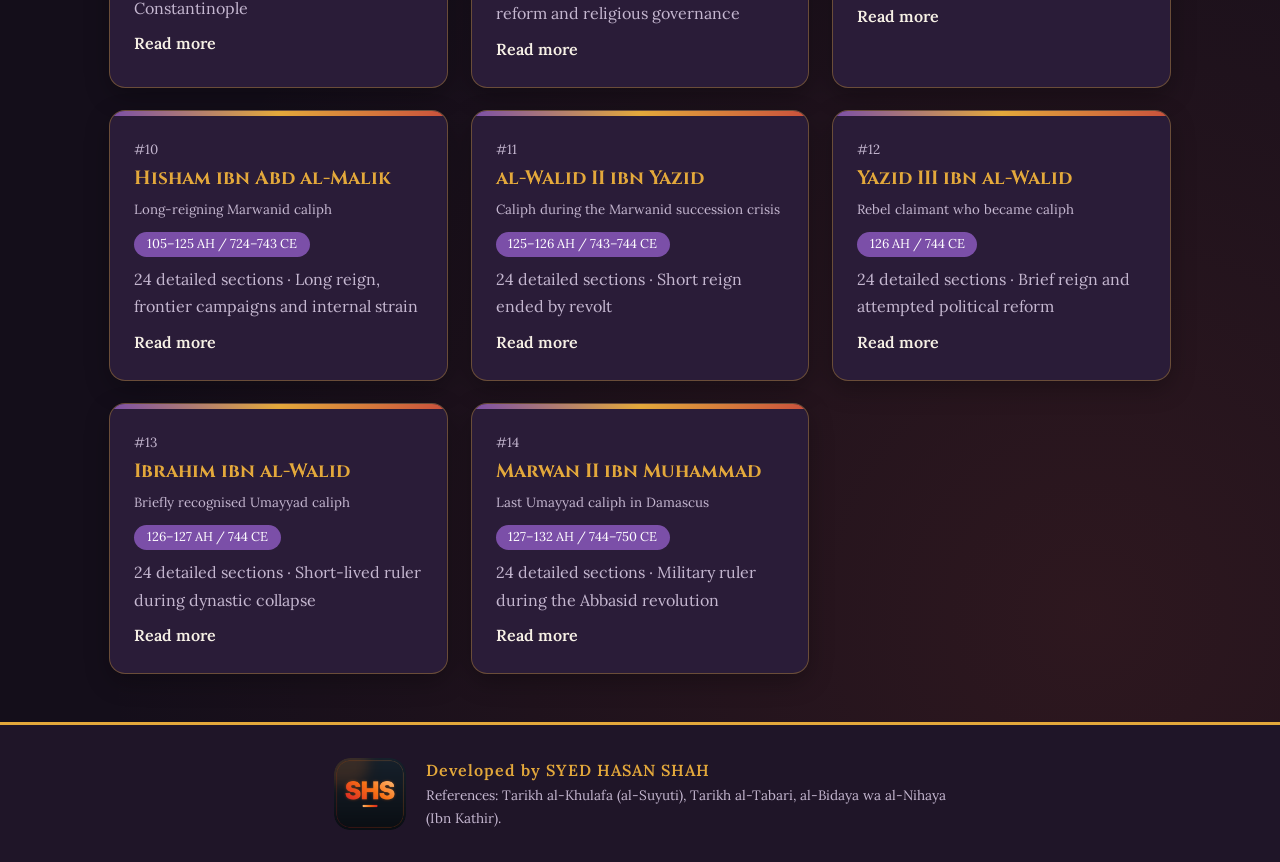
<file: umayyad-caliphate/index.html>
<!DOCTYPE html>
<html lang="en" dir="ltr" data-theme="dark">
<head>
<meta charset="UTF-8">
<meta name="viewport" content="width=device-width, initial-scale=1">
<title>Umayyad Caliphate | خلافتِ بنو امیہ</title>
<meta name="description" content="Bilingual (English & Urdu) encyclopedia of the Umayyad caliphs, based on al-Suyuti, al-Tabari and Ibn Kathir.">
<link href="https://fonts.googleapis.com/css2?family=Cinzel:wght@500;700&family=Lora:wght@400;600&family=Noto+Nastaliq+Urdu:wght@400;600&display=swap" rel="stylesheet">
<link rel="stylesheet" href="css/style.css">
</head>
<body>
<header class="site-header">
  <a class="brand" href="#/"><span id="brandText"></span></a>
  <nav class="nav"><a href="#/" id="nHome"></a><a href="#/sultans" id="nSul"></a><a href="#/timeline" id="nTime"></a></nav>
  <div class="actions">
    <a id="hubLink" class="btn hub-btn" href="../index.html"></a>
    <button id="langBtn" class="btn" title="Language"></button>
    <button id="themeBtn" class="btn" title="Theme"></button>
  </div>
</header>
<main id="app"></main>
<footer class="site-footer">
  <img src="images/shs-logo.png" alt="SHS logo" class="flogo">
  <div><p class="dev">Developed by SYED HASAN SHAH</p><p class="src" id="srcNote"></p></div>
</footer>
<script src="js/data.js"></script>
<script src="js/roster.js"></script>
<script src="js/app.js"></script>
</body>
</html>
</file>
<file: css/style.css>
/* ==========================================================
   HISTORY OF ISLAM  |  hub site
   Palette: #0F1C3F navy, #526A87 slate, #D2B77E gold, #10131D ink
   ========================================================== */

@font-face{font-family:"Lora";src:url("../fonts/Lora-latin.woff") format("woff");font-weight:400 700;font-style:normal;font-display:swap}
@font-face{font-family:"Lora";src:url("../fonts/Lora-italic-latin.woff") format("woff");font-weight:400 700;font-style:italic;font-display:swap}
@font-face{font-family:"Jameel Noori Nastaleeq";src:url("../fonts/JameelNooriNastaleeq.woff") format("woff");font-display:swap}

:root{
  --navy:#0F1C3F; --slate:#526A87; --gold:#D2B77E; --ink:#10131D;
  --serif:"Lora",Georgia,"Times New Roman",serif;
  --urdu:"Jameel Noori Nastaleeq","Noto Nastaliq Urdu","Noto Naskh Arabic",serif;
  --r:22px; --maxw:1180px; --hh:68px;
  --ease:cubic-bezier(.2,.8,.2,1);
}

/* ---------- dark (default) ---------- */
[data-theme=dark]{
  --bg:#10131D; --bg2:#0d1731; --card:#13224a; --card2:#0f1936;
  --text:#F2EEE3; --muted:#A8B4C7; --accent:#D2B77E;
  --line:rgba(210,183,126,.26); --line2:rgba(210,183,126,.14);
  --gold-grad:linear-gradient(100deg,#F4E4B4 0%,#D2B77E 48%,#A88B4E 100%);
  --btn-bg:linear-gradient(135deg,#E6CF9A,#D2B77E 55%,#B79A5C); --btn-ink:#10131D;
  --glass:rgba(16,19,29,.72); --shadow:0 34px 60px -28px rgba(0,0,0,.75);
  --hero-bg:
    radial-gradient(58% 52% at 8% 100%,rgba(210,183,126,.42),transparent 62%),
    radial-gradient(70% 60% at 96% 2%,rgba(82,106,135,.55),transparent 62%),
    linear-gradient(160deg,#0F1C3F 0%,#10131D 72%);
  --emb-line:#D2B77E; --emb-line2:#526A87;
  --spark:#D2B77E; --foot-bg:#0a0d15;
}
/* ---------- light ---------- */
[data-theme=light]{
  --bg:#F6F1E5; --bg2:#EEE6D2; --card:#FFFDF8; --card2:#FBF6EA;
  --text:#0F1C3F; --muted:#526A87; --accent:#7D6226;
  --line:rgba(15,28,63,.18); --line2:rgba(15,28,63,.1);
  --gold-grad:linear-gradient(100deg,#7D6226 0%,#A9893E 50%,#7D6226 100%);
  --btn-bg:linear-gradient(135deg,#1a2c5e,#0F1C3F); --btn-ink:#D2B77E;
  --glass:rgba(246,241,229,.78); --shadow:0 30px 56px -30px rgba(15,28,63,.45);
  --hero-bg:
    radial-gradient(56% 50% at 6% 100%,rgba(210,183,126,.62),transparent 64%),
    radial-gradient(64% 56% at 98% 0%,rgba(82,106,135,.30),transparent 62%),
    linear-gradient(165deg,#F9F5EA 0%,#EEE6D2 100%);
  --emb-line:#7D6226; --emb-line2:#526A87;
  --spark:#9a7d38; --foot-bg:#0F1C3F;
}

*,*::before,*::after{box-sizing:border-box}
html{scroll-behavior:smooth;scroll-padding-top:var(--hh);-webkit-text-size-adjust:100%}
body{margin:0;background:var(--bg);color:var(--text);font-family:var(--serif);font-size:17px;line-height:1.7;overflow-x:hidden;transition:background .35s,color .35s}
img,svg{max-width:100%;display:block}
a{color:inherit;text-decoration:none}
ul,ol,dl,dd{margin:0;padding:0;list-style:none}
h1,h2,h3,p{margin:0}
button{font:inherit;color:inherit;cursor:pointer;border:0;background:none}
:focus-visible{outline:2px solid var(--gold);outline-offset:3px;border-radius:8px}
.wrap{width:min(100% - 2.4rem,var(--maxw));margin-inline:auto}

/* Urdu: Nastaliq needs room and no letter-spacing */
html[lang=ur] body{font-family:var(--urdu);font-size:21px;line-height:2.1;word-spacing:.16em}
html[lang=ur] *{letter-spacing:0!important;text-transform:none!important}
html[lang=ur] .btn,html[lang=ur] .cta{font-family:var(--urdu)}
html[lang=ur] .btn{font-size:1.2rem;padding-block:.65rem}
html[lang=ur] .yr,html[lang=ur] .stats b{font-family:var(--serif)}

/* ---------- progress bar ---------- */
.progress{position:fixed;inset:0 0 auto 0;height:3px;z-index:200;background:var(--gold-grad);transform-origin:left;transform:scaleX(0)}
html[dir=rtl] .progress{transform-origin:right}

/* ---------- header ---------- */
.site-header{position:fixed;inset:0 0 auto 0;height:var(--hh);z-index:100;background:var(--glass);backdrop-filter:blur(16px) saturate(1.3);-webkit-backdrop-filter:blur(16px) saturate(1.3);border-bottom:1px solid var(--line2);transition:background .35s,border-color .35s}
.bar{height:100%;display:flex;align-items:center;justify-content:space-between;gap:1rem}
.brand{display:flex;align-items:center;gap:.65rem;font-weight:700;letter-spacing:.14em;text-transform:uppercase;font-size:.95rem;white-space:nowrap}
html[lang=ur] .brand{font-size:1.35rem;line-height:1.4}
.brand-mark{width:34px;height:34px;fill:none;stroke:var(--accent);stroke-width:1.3;stroke-linejoin:round}
.brand:hover .brand-mark{animation:spin 8s linear infinite}
.nav{display:flex;gap:1.9rem;margin-inline:auto}
.nav a{position:relative;font-size:.92rem;letter-spacing:.08em;color:var(--muted);padding:.3rem 0;transition:color .25s}
html[lang=ur] .nav a{font-size:1.2rem;letter-spacing:0}
.nav a::after{content:"";position:absolute;inset-inline:0;bottom:-2px;height:2px;background:var(--gold-grad);transform:scaleX(0);transition:transform .35s var(--ease)}
.nav a:hover,.nav a.on{color:var(--text)}
.nav a:hover::after,.nav a.on::after{transform:scaleX(1)}
.controls{display:flex;align-items:center;gap:.6rem}
.seg{display:inline-flex;padding:3px;border:1px solid var(--line);border-radius:999px;background:var(--glass)}
.seg button{padding:.28rem .85rem;border-radius:999px;font-size:.82rem;font-weight:600;letter-spacing:.1em;color:var(--muted);line-height:1.5;transition:background .3s,color .3s}
.seg button.ur-btn{font-family:"Noto Nastaliq Urdu","Noto Naskh Arabic","Segoe UI",Tahoma,Arial,sans-serif;font-size:.95rem;letter-spacing:0;padding-block:.12rem;line-height:1.7}
.seg button[aria-pressed=true]{background:var(--btn-bg);color:var(--btn-ink)}
.icon-btn{width:40px;height:40px;border-radius:50%;border:1px solid var(--line);display:grid;place-items:center;background:var(--glass);transition:transform .3s var(--ease),border-color .3s}
.icon-btn:hover{transform:translateY(-2px) rotate(8deg);border-color:var(--accent)}
.icon-btn svg{width:20px;height:20px;fill:none;stroke:var(--accent);stroke-width:1.7;stroke-linecap:round;stroke-linejoin:round}
[data-theme=dark] .i-sun{display:block}[data-theme=dark] .i-moon{display:none}
[data-theme=light] .i-sun{display:none}[data-theme=light] .i-moon{display:block}
.burger{display:none;gap:4px;align-content:center;justify-items:center}
.burger span{display:block;width:18px;height:2px;border-radius:2px;background:var(--accent);transition:transform .3s,opacity .3s}
.burger[aria-expanded=true] span:nth-child(1){transform:translateY(6px) rotate(45deg)}
.burger[aria-expanded=true] span:nth-child(2){opacity:0}
.burger[aria-expanded=true] span:nth-child(3){transform:translateY(-6px) rotate(-45deg)}

/* ---------- buttons / eyebrow ---------- */
.btn{display:inline-flex;align-items:center;gap:.7rem;padding:.9rem 1.7rem;border-radius:999px;font-weight:600;font-size:.95rem;letter-spacing:.06em;transition:transform .35s var(--ease),box-shadow .35s,background .3s}
.btn.primary{background:var(--btn-bg);color:var(--btn-ink);box-shadow:0 16px 30px -14px rgba(210,183,126,.7)}
[data-theme=light] .btn.primary{box-shadow:0 16px 30px -14px rgba(15,28,63,.7)}
.btn.primary:hover{transform:translateY(-3px)}
.btn.ghost{border:1px solid var(--line);background:var(--glass)}
.btn.ghost:hover{border-color:var(--accent);transform:translateY(-3px)}
.arr{width:20px;height:20px;fill:none;stroke:currentColor;stroke-width:2;stroke-linecap:round;stroke-linejoin:round;transition:transform .35s var(--ease)}
html[dir=rtl] .arr{transform:scaleX(-1)}
.btn:hover .arr{transform:translateX(4px)}
html[dir=rtl] .btn:hover .arr{transform:scaleX(-1) translateX(4px)}
.eyebrow{display:flex;align-items:center;gap:.9rem;font-size:.78rem;font-weight:600;letter-spacing:.3em;text-transform:uppercase;color:var(--accent)}
html[lang=ur] .eyebrow{font-size:1.05rem}
.eyebrow .rule{width:46px;height:1px;background:var(--gold-grad)}
.eyebrow.center{justify-content:center}

/* ---------- hero ---------- */
.hero{position:relative;min-height:100svh;display:grid;align-items:center;padding:calc(var(--hh) + 3rem) 0 5rem;background:var(--hero-bg);overflow:hidden;isolation:isolate}
.hero::after{content:"";position:absolute;inset:0;z-index:-1;opacity:.07;mix-blend-mode:overlay;pointer-events:none;
  background-image:url("data:image/svg+xml;utf8,<svg xmlns='http://www.w3.org/2000/svg' width='160' height='160'><filter id='n'><feTurbulence type='fractalNoise' baseFrequency='.9' numOctaves='2'/></filter><rect width='100%' height='100%' filter='url(%23n)'/></svg>")}
.hero-grid{display:grid;grid-template-columns:1.05fr .95fr;gap:3rem;align-items:center}
.hero-copy{position:relative;z-index:2}
.hero h1{font-size:clamp(2.9rem,7.2vw,5.9rem);line-height:1.02;font-weight:700;letter-spacing:.03em;text-transform:uppercase;margin:1.3rem 0 1.4rem}
html[lang=ur] .hero h1{font-size:clamp(3.4rem,10vw,7rem);line-height:1.65;margin:.4rem 0 .6rem}
.gold{background:var(--gold-grad);-webkit-background-clip:text;background-clip:text;color:transparent;-webkit-text-fill-color:transparent;display:inline-block;padding-block:.06em}
.lead{max-width:34rem;font-size:1.12rem;color:var(--muted)}
html[lang=ur] .lead{font-size:1.3rem}
.hero-actions{display:flex;flex-wrap:wrap;gap:1rem;margin:2rem 0 2.6rem}
.stats{display:grid;grid-template-columns:repeat(4,auto);justify-content:start;gap:1rem 2.4rem;padding-top:1.6rem;border-top:1px solid var(--line)}
.stats dt b{display:block;font-size:2rem;line-height:1.1;font-weight:700;background:var(--gold-grad);-webkit-background-clip:text;background-clip:text;-webkit-text-fill-color:transparent;font-variant-numeric:tabular-nums}
.stats dd{font-size:.72rem;letter-spacing:.18em;text-transform:uppercase;color:var(--muted);margin-top:.2rem}
html[lang=ur] .stats dd{font-size:1rem;line-height:1.7}

.emblem-wrap{display:grid;place-items:center;position:relative;z-index:1}
.emblem{width:min(100%,520px);aspect-ratio:1;transform:translate(calc(var(--px,0)*-14px),calc(var(--py,0)*-14px));transition:transform .25s ease-out;filter:drop-shadow(0 30px 60px rgba(0,0,0,.35))}
.emblem svg{width:100%;height:100%;overflow:visible}
.emblem .spin{transform-origin:0 0;animation:spin 90s linear infinite}
.emblem .spin.rev{animation-direction:reverse;animation-duration:120s}
.emblem .spin.fast{animation-duration:60s}
.emblem .breath{transform-origin:0 0;animation:breath 7s ease-in-out infinite}
@keyframes spin{to{transform:rotate(360deg)}}
@keyframes breath{50%{transform:scale(1.035)}}

.sparks{position:absolute;inset:0;z-index:0;pointer-events:none}
.spark{position:absolute;border-radius:50%;background:var(--spark);opacity:0;animation:rise linear infinite}
@keyframes rise{0%{opacity:0;transform:translateY(0)}15%{opacity:.8}100%{opacity:0;transform:translateY(-130px)}}
.scroll-cue{position:absolute;bottom:1.6rem;left:50%;translate:-50% 0;width:26px;height:42px;border:1.5px solid var(--line);border-radius:14px;display:grid;justify-items:center;padding-top:7px}
.scroll-cue span{width:3px;height:8px;border-radius:2px;background:var(--accent);animation:cue 1.8s ease-in-out infinite}
@keyframes cue{0%{opacity:0;transform:translateY(0)}30%{opacity:1}100%{opacity:0;transform:translateY(14px)}}

/* ---------- sections ---------- */
.section{padding:clamp(4.5rem,9vw,7.5rem) 0;position:relative}
.section.alt{background:var(--bg2);border-block:1px solid var(--line2)}
.sec-head{text-align:center;max-width:44rem;margin:0 auto clamp(2.6rem,5vw,4rem)}
.sec-head h2{font-size:clamp(2rem,4.6vw,3.2rem);line-height:1.2;font-weight:700;letter-spacing:.02em;margin:.7rem 0 1rem}
html[lang=ur] .sec-head h2{line-height:1.8}
.sec-head .sub{color:var(--muted)}
.orn{display:flex;align-items:center;justify-content:center;gap:1rem;margin:0 auto 1.2rem;max-width:300px}
.orn i{flex:1;height:1px;background:linear-gradient(90deg,transparent,var(--accent))}
.orn i:last-child{background:linear-gradient(270deg,transparent,var(--accent))}
.orn svg{width:28px;height:28px;fill:none;stroke:var(--accent);stroke-width:1.4;stroke-linejoin:round;flex:none}

/* ---------- era cards ---------- */
.cards{display:grid;grid-template-columns:repeat(3,1fr);gap:1.8rem}
.card{--mx:50%;--my:30%;position:relative;display:flex;flex-direction:column;border-radius:var(--r);background:linear-gradient(165deg,var(--card),var(--card2));border:1px solid var(--line);overflow:hidden;box-shadow:var(--shadow);transition:transform .45s var(--ease),border-color .35s,box-shadow .45s;transform-style:preserve-3d;will-change:transform}
.card::before{content:"";position:absolute;inset:0;z-index:2;pointer-events:none;opacity:0;transition:opacity .4s;background:radial-gradient(380px circle at var(--mx) var(--my),rgba(210,183,126,.22),transparent 62%)}
.card:hover{border-color:var(--accent)}
.card:hover::before{opacity:1}
.card .art{position:relative;aspect-ratio:2/1;overflow:hidden;border-bottom:1px solid var(--line)}
.card .art svg{position:absolute;inset:0;width:100%;height:100%;transition:transform 1.2s var(--ease)}
.card:hover .art svg{transform:scale(1.07)}
.card .body{display:flex;flex-direction:column;gap:.55rem;padding:1.6rem 1.7rem 1.8rem;flex:1;position:relative;z-index:3}
.era{font-size:.76rem;font-weight:600;letter-spacing:.26em;text-transform:uppercase;color:var(--accent)}
html[lang=ur] .era{font-size:1.05rem}
.card h3{font-size:1.7rem;line-height:1.25;font-weight:700}
html[lang=ur] .card h3{font-size:2rem;line-height:1.7}
.kicker{font-style:italic;color:var(--muted);font-size:1rem}
html[lang=ur] .kicker{font-style:normal}
.desc{font-size:.97rem;color:var(--muted);margin-top:.3rem}
html[lang=ur] .desc{font-size:1.12rem}
html[lang=ur] .kicker{font-size:1.15rem}
html[lang=ur] .feat p{font-size:1.12rem}
html[lang=ur] .sec-head .sub{font-size:1.2rem}
.chips{display:flex;flex-wrap:wrap;gap:.5rem;margin:.8rem 0 1rem}
.chips li{font-size:.75rem;letter-spacing:.08em;padding:.15rem .85rem;border:1px solid var(--line);border-radius:999px;color:var(--text);background:var(--glass)}
html[lang=ur] .chips li{font-size:.95rem;letter-spacing:0}
.cta{margin-top:auto;display:inline-flex;align-items:center;gap:.6rem;font-weight:700;font-size:.9rem;letter-spacing:.12em;text-transform:uppercase;color:var(--accent)}
html[lang=ur] .cta{font-size:1.15rem}
.card:hover .cta .arr{transform:translateX(6px)}
html[dir=rtl] .card:hover .cta .arr{transform:scaleX(-1) translateX(6px)}

/* ---------- timeline ---------- */
.tl{position:relative;display:grid;grid-template-columns:repeat(5,1fr)}
.tl::before{content:"";position:absolute;top:19px;inset-inline:10%;height:2px;background:linear-gradient(90deg,transparent,var(--accent) 12%,var(--accent) 88%,transparent);opacity:.6}
.tl li{position:relative;text-align:center;padding:0 .9rem}
.dot{display:block;width:40px;height:40px;margin:0 auto 1.1rem;border-radius:50%;background:var(--bg2);border:2px solid var(--accent);position:relative;box-shadow:0 0 0 6px var(--bg2)}
.dot::after{content:"";position:absolute;inset:11px;border-radius:50%;background:var(--gold-grad)}
.yr{display:block;font-size:1.7rem;font-weight:700;line-height:1.2;background:var(--gold-grad);-webkit-background-clip:text;background-clip:text;-webkit-text-fill-color:transparent}
.tl p{font-size:.95rem;color:var(--muted);margin-top:.5rem}
html[lang=ur] .tl p{font-size:1.2rem}

/* ---------- features ---------- */
.feats{display:grid;grid-template-columns:repeat(3,1fr);gap:1.6rem}
.feat{padding:2rem 1.8rem;border:1px solid var(--line);border-radius:var(--r);background:linear-gradient(165deg,var(--card),var(--card2));text-align:start;transition:transform .4s var(--ease),border-color .3s}
.feat:hover{transform:translateY(-6px);border-color:var(--accent)}
.ficon{width:54px;height:54px;border-radius:16px;display:grid;place-items:center;border:1px solid var(--line);margin-bottom:1.1rem;background:var(--glass)}
.ficon svg{width:26px;height:26px;fill:none;stroke:var(--accent);stroke-width:1.6;stroke-linecap:round;stroke-linejoin:round}
.feat h3{font-size:1.25rem;margin-bottom:.4rem}
html[lang=ur] .feat h3{font-size:1.6rem}
.feat p{color:var(--muted);font-size:.98rem}

/* ---------- footer ---------- */
.site-footer{background:var(--foot-bg);color:#F2EEE3;border-top:1px solid rgba(210,183,126,.35);padding:2.6rem 0;position:relative}
.site-footer::before{content:"";position:absolute;inset:0 0 auto 0;height:1px;background:linear-gradient(90deg,transparent,#D2B77E,transparent)}
.foot{display:flex;align-items:center;justify-content:space-between;gap:1.6rem 2rem;flex-wrap:wrap}
.foot-id{display:flex;align-items:center;gap:1.1rem}
.flogo{width:64px;height:64px;border-radius:16px;box-shadow:0 0 0 1px rgba(210,183,126,.4),0 12px 28px -8px rgba(255,120,30,.35)}
.dev{font-weight:700;letter-spacing:.14em;text-transform:uppercase;font-size:.88rem;color:#D2B77E;font-family:var(--serif)}
.tag{font-size:.9rem;color:#A8B4C7;margin-top:.15rem}
html[lang=ur] .tag{font-size:1.05rem}
.foot-nav{display:flex;flex-wrap:wrap;gap:.4rem 1.6rem}
.foot-nav a{font-size:.88rem;letter-spacing:.08em;color:#A8B4C7;transition:color .25s}
html[lang=ur] .foot-nav a{font-size:1.05rem;letter-spacing:0}
.foot-nav a:hover{color:#D2B77E}

/* ---------- reveal ---------- */
.js .reveal{opacity:0;transform:translateY(34px);transition:opacity .9s var(--ease),transform .9s var(--ease);transition-delay:var(--d,0s)}
.js .reveal.in{opacity:1;transform:none}
.lang-fade{animation:lf .5s ease}
@keyframes lf{from{opacity:.2}to{opacity:1}}

/* ==========================================================
   RESPONSIVE
   ========================================================== */
@media(max-width:1020px){
  .hero-grid{grid-template-columns:1fr;gap:2rem;text-align:center}
  .hero-copy{display:flex;flex-direction:column;align-items:center}
  .emblem-wrap{order:-1}
  .emblem{width:min(70vw,360px)}
  .eyebrow{justify-content:center}
  .stats{justify-content:center;grid-template-columns:repeat(4,auto)}
  .hero{padding-top:calc(var(--hh) + 1.4rem)}
  .cards{grid-template-columns:1fr;gap:1.6rem}
  .card{flex-direction:row;align-items:stretch}
  .card .art{width:42%;aspect-ratio:auto;border-bottom:0;border-inline-end:1px solid var(--line);flex:none}
  .card .body{justify-content:center}
  .feats{grid-template-columns:1fr}
}
@media(max-width:860px){
  .burger{display:grid}
  .nav{position:absolute;inset:var(--hh) 0 auto 0;margin:0;flex-direction:column;gap:0;padding:.6rem 1.4rem 1.2rem;background:var(--bg);border-bottom:1px solid var(--line);box-shadow:0 30px 40px -20px rgba(0,0,0,.5);transform:translateY(-12px);opacity:0;visibility:hidden;transition:transform .35s var(--ease),opacity .3s,visibility .3s}
  .nav.open{transform:none;opacity:1;visibility:visible}
  .nav a{padding:.85rem 0;border-bottom:1px solid var(--line2);font-size:1rem}
  .nav a::after{display:none}
  .tl{grid-template-columns:1fr;gap:2rem;padding-inline-start:0}
  .tl::before{top:20px;bottom:20px;inset-inline:auto;inset-inline-start:19px;width:2px;height:auto;background:linear-gradient(180deg,transparent,var(--accent) 8%,var(--accent) 92%,transparent)}
  .tl li{display:grid;grid-template-columns:40px 1fr;gap:1.2rem;text-align:start;padding:0}
  .dot{margin:0}
}
@media(max-width:640px){
  body{font-size:16px}
  .brand-text{font-size:.78rem;letter-spacing:.1em}
  html[lang=ur] .brand-text{font-size:1.15rem}
  .brand-mark{width:28px;height:28px}
  .controls{gap:.4rem}
  .seg button{padding:.22rem .62rem;font-size:.74rem}
  .icon-btn{width:36px;height:36px}
  .hero h1{font-size:clamp(2.5rem,12.5vw,3.6rem)}
  .stats{grid-template-columns:repeat(2,1fr);gap:1.2rem 1rem;text-align:center;width:100%}
  .hero-actions{justify-content:center}
  .eyebrow .rule{display:none}
  .btn{padding:.8rem 1.4rem}
  .card{flex-direction:column}
  .card .art{width:100%;aspect-ratio:2/1;border-inline-end:0;border-bottom:1px solid var(--line)}
  .foot{flex-direction:column;align-items:flex-start}
}
@media(max-width:380px){
  .brand-text{display:none}
  .stats dt b{font-size:1.7rem}
}
@media(prefers-reduced-motion:reduce){
  html{scroll-behavior:auto}
  *,*::before,*::after{animation:none!important;transition:none!important}
  .js .reveal{opacity:1;transform:none}
}

/* ---------- install / offline ---------- */
.install-btn[hidden],#installMain[hidden]{display:none}
.install-btn svg{width:19px;height:19px;fill:none;stroke:var(--accent);stroke-width:1.9;stroke-linecap:round;stroke-linejoin:round}
.install-btn:hover{transform:translateY(-2px);border-color:var(--accent)}
.ins{display:grid;grid-template-columns:auto 1fr;gap:clamp(1.6rem,4vw,3.4rem);align-items:center;padding:clamp(1.8rem,4vw,3.2rem);border:1px solid var(--line);border-radius:calc(var(--r) + 6px);background:linear-gradient(165deg,var(--card),var(--card2));box-shadow:var(--shadow);position:relative;overflow:hidden}
.ins::before{content:"";position:absolute;inset:auto auto -40% -10%;width:55%;aspect-ratio:1;border-radius:50%;background:radial-gradient(circle,rgba(210,183,126,.22),transparent 65%);pointer-events:none}
.ins-art{width:clamp(110px,16vw,170px);position:relative}
.ins-art svg{width:100%;height:auto;display:block;overflow:visible}
.ins-art circle{fill:var(--glass);stroke:var(--accent);stroke-opacity:.6;stroke-width:.8}
.ins-art .s1{fill:none;stroke:var(--accent);stroke-width:.9;stroke-linejoin:round;transform-box:fill-box;transform-origin:center;animation:insSpin 40s linear infinite}
.ins-art .s2{fill:none;stroke:var(--slate);stroke-width:.8;stroke-linejoin:round;transform-box:fill-box;transform-origin:center;animation:insSpin 55s linear infinite reverse}
.ins-art .dl{fill:none;stroke:var(--accent);stroke-width:3.2;stroke-linecap:round;stroke-linejoin:round}
@keyframes insSpin{to{transform:rotate(360deg)}}
.ins-copy h2{margin:.2rem 0 .7rem}
.ins-desc{color:var(--muted);max-width:56ch;margin:0 0 1.5rem;line-height:1.75}
.ins-actions{display:flex;flex-wrap:wrap;align-items:center;gap:1rem 1.6rem}
.ins-actions .btn{border:0;cursor:pointer;font:inherit;font-weight:700}
.ins-status{display:inline-flex;align-items:center;gap:.65rem;margin:0;padding:.5rem 1rem;border:1px solid var(--line);border-radius:999px;background:var(--glass);color:var(--text);font-size:.95rem}
.ins-status .pulse{width:10px;height:10px;border-radius:50%;background:var(--accent);flex:none}
.ins-status[data-state=prep] .pulse{animation:insPulse 1.4s ease-in-out infinite}
.ins-status[data-state=ready] .pulse{background:#6FCF97;box-shadow:0 0 0 4px rgba(111,207,151,.2)}
.ins-status[data-state=none] .pulse{background:var(--slate)}
@keyframes insPulse{0%,100%{opacity:.35;transform:scale(.8)}50%{opacity:1;transform:scale(1.15)}}
.modal{position:fixed;inset:0;z-index:400;display:grid;place-items:center;padding:1.2rem;background:rgba(8,10,18,.72);backdrop-filter:blur(6px)}
.modal[hidden]{display:none}
.modal-card{width:min(480px,100%);padding:1.8rem 1.7rem;border:1px solid var(--line);border-radius:var(--r);background:linear-gradient(165deg,var(--card),var(--card2));box-shadow:var(--shadow);color:var(--text)}
.modal-card h3{margin:0 0 1rem;font-size:1.35rem}
.modal-card p{margin:0 0 .9rem;color:var(--muted);line-height:1.75}
.modal-card .btn{border:0;cursor:pointer;font:inherit;font-weight:700;margin-top:.4rem}
[lang=ur] .ins-desc,[lang=ur] .modal-card p{line-height:2.2}
@media(max-width:700px){
  .ins{grid-template-columns:1fr;text-align:center;justify-items:center}
  .ins-desc{margin-inline:auto}
  .ins-actions{justify-content:center}
  .ins-copy .eyebrow{justify-content:center}
}
@media(prefers-reduced-motion:reduce){.ins-art .s1,.ins-art .s2,.ins-status .pulse{animation:none!important}}
html[lang=ur] .ins-desc,html[lang=ur] .modal-card p{font-size:1.15rem}
html[lang=ur] .ins-status{font-size:1.05rem}
html[lang=ur] .modal-card h3{font-size:1.6rem;line-height:1.8}

@media(max-width:560px){.install-btn{display:none!important}}
</file>
<file: ottoman-empire/css/style.css>
@font-face{font-family:'Jameel Noori Nastaleeq';src:url('../../fonts/JameelNooriNastaleeq.woff') format('woff');font-weight:400;font-style:normal;font-display:swap}
:root{--navy:#0B1F3A;--turq:#1E8A9A;--crim:#9B1B30;--gold:#C9A227;--parch:#F4EBD9;--r:16px}
[data-theme=dark]{--bg:#08172b;--bg2:#0B1F3A;--card:#102a4c;--text:#F4EBD9;--muted:#b9c4d6;--accent:#C9A227;--link:#38b6c8;--bd:rgba(201,162,39,.35)}
[data-theme=light]{--bg:#F4EBD9;--bg2:#efe2c6;--card:#fffaf0;--text:#0B1F3A;--muted:#4b5a70;--accent:#9B1B30;--link:#1E8A9A;--bd:rgba(155,27,48,.3)}
*{box-sizing:border-box;margin:0;padding:0}
html{scroll-behavior:smooth}
body{font-family:'Lora',serif;background:var(--bg);color:var(--text);line-height:1.7;transition:background .4s,color .4s;
background-image:radial-gradient(circle at 15% 10%,rgba(30,138,154,.14),transparent 40%),radial-gradient(circle at 85% 90%,rgba(155,27,48,.14),transparent 40%)}
[dir=rtl] body,[dir=rtl] input,[dir=rtl] button{font-family:'Jameel Noori Nastaleeq','Noto Nastaliq Urdu',serif}
[dir=rtl] body{line-height:2}
h1,h2,h3,.brand{font-family:'Cinzel',serif}
[dir=rtl] h1,[dir=rtl] h2,[dir=rtl] h3,[dir=rtl] .brand{font-family:'Jameel Noori Nastaleeq','Noto Nastaliq Urdu',serif}
a{color:var(--link);text-decoration:none}
.ur{font-family:'Jameel Noori Nastaleeq','Noto Nastaliq Urdu',serif;direction:rtl;text-align:right;line-height:2;display:block}
.en{display:block}
.both .ur{margin-top:.2rem;color:var(--muted);font-size:.95em}
.site-header{position:sticky;top:0;z-index:50;display:flex;align-items:center;justify-content:space-between;gap:1rem;flex-wrap:wrap;padding:.7rem 1.4rem;background:color-mix(in srgb,var(--bg2) 92%,transparent);backdrop-filter:blur(10px);border-bottom:2px solid var(--bd)}
.brand{display:flex;gap:.5rem;align-items:center;color:var(--accent);font-weight:700;font-size:1.2rem}
.nav{display:flex;gap:1.2rem}
.nav a{color:var(--text);font-weight:600;border-bottom:2px solid transparent}
.nav a:hover{border-color:var(--accent)}
.actions{display:flex;gap:.5rem}
.btn{background:transparent;color:var(--text);border:1.5px solid var(--accent);border-radius:999px;padding:.3rem 1rem;cursor:pointer;font-size:.95rem;transition:.25s}
.btn:hover{background:var(--accent);color:var(--bg);transform:translateY(-2px)}
.hero{text-align:center;padding:5rem 1.2rem 4rem;color:#F4EBD9;border-bottom:3px solid var(--gold);
background:linear-gradient(135deg,rgba(11,31,58,.96),rgba(30,138,154,.55) 60%,rgba(155,27,48,.7)),repeating-conic-gradient(rgba(201,162,39,.09) 0 15deg,transparent 15deg 30deg)}
.hero h1{font-size:clamp(2rem,6vw,3.8rem);color:#E8C85A;text-shadow:0 4px 20px #0008;animation:rise .9s both}
.hero p{max-width:720px;margin:1rem auto 2rem;animation:rise 1.1s both}
.orn{width:120px;height:4px;margin:0 auto 1rem;border-radius:4px;background:linear-gradient(90deg,var(--turq),var(--gold),var(--crim))}
@keyframes rise{from{opacity:0;transform:translateY(24px)}to{opacity:1;transform:none}}
.sw{position:relative;max-width:640px;margin:0 auto;animation:rise 1.3s both}
.sw input,.ss input{width:100%;padding:1rem 1.4rem;font-size:1.05rem;border-radius:999px;border:2px solid var(--gold);background:var(--card);color:var(--text);outline:none}
.sw input:focus,.ss input:focus{box-shadow:0 0 0 4px rgba(201,162,39,.35)}
.results{position:absolute;inset-inline:0;top:calc(100% + 8px);background:var(--card);color:var(--text);border:1px solid var(--bd);border-radius:var(--r);box-shadow:0 10px 30px #0006;overflow:hidden;z-index:20;text-align:start}
.results a{display:flex;justify-content:space-between;gap:1rem;padding:.8rem 1.2rem;color:var(--text);border-bottom:1px solid var(--bd)}
.results a:hover{background:rgba(201,162,39,.2)}
.nores{padding:1rem 1.2rem;color:var(--muted)}
.wrap{max-width:1100px;margin:0 auto;padding:3rem 1.2rem}
.stitle{text-align:center;font-size:2rem;color:var(--accent);margin-bottom:.3rem}
.ssub{text-align:center;color:var(--muted);margin-bottom:2rem}
.grid{display:grid;grid-template-columns:repeat(auto-fill,minmax(min(250px,100%),1fr));gap:1.4rem}
.card{display:block;background:var(--card);color:var(--text);border:1px solid var(--bd);border-radius:var(--r);padding:1.5rem;box-shadow:0 8px 24px #0004;position:relative;overflow:hidden;transition:.3s}
.card::before{content:"";position:absolute;inset-inline:0;top:0;height:5px;background:linear-gradient(90deg,var(--turq),var(--gold),var(--crim))}
.card:hover{transform:translateY(-8px);border-color:var(--gold)}
.card h3{color:var(--accent);font-size:1.2rem}
.card small{color:var(--muted)}
.badge{display:inline-block;margin-top:.6rem;padding:.1rem .8rem;border-radius:999px;background:var(--turq);color:#fff;font-size:.8rem}
.stats{display:flex;justify-content:center;gap:2rem;flex-wrap:wrap;margin-top:2rem}
.stat{text-align:center}.stat b{display:block;font-size:2rem;color:#E8C85A;font-family:'Cinzel',serif}
.shero{padding:3rem 1.2rem 2rem;text-align:center;color:#F4EBD9;border-bottom:3px solid var(--gold);background:linear-gradient(135deg,#0B1F3A,#1E8A9A 70%,#9B1B30)}
.shero h1{color:#E8C85A;font-size:clamp(1.8rem,5vw,3rem)}
.facts{display:grid;grid-template-columns:repeat(auto-fit,minmax(170px,1fr));gap:1rem;max-width:900px;margin:1.5rem auto 0}
.fact{background:#0B1F3Aaa;border:1px solid var(--gold);border-radius:12px;padding:.6rem}
.fact small{display:block;color:#E8C85A}
.ss{max-width:640px;margin:2rem auto 1rem}
.chips{display:flex;flex-wrap:wrap;gap:.5rem;justify-content:center;margin-bottom:1.5rem}
.chip{border:1px solid var(--accent);color:var(--text);border-radius:999px;padding:.15rem .9rem;cursor:pointer;background:transparent}
.chip:hover{background:var(--accent);color:var(--bg)}
.sec{background:var(--card);border:1px solid var(--bd);border-inline-start:6px solid var(--accent);border-radius:var(--r);padding:1.3rem 1.5rem;margin-bottom:1.2rem;animation:rise .5s both}
.sec h2{color:var(--accent);font-size:1.3rem;margin-bottom:.5rem}
.back{display:inline-block;margin-bottom:1rem;font-weight:600}
.tl{position:relative;max-width:760px;margin:0 auto;padding-inline-start:2rem;border-inline-start:3px solid var(--gold)}
.tl a{display:block;color:var(--text);background:var(--card);border:1px solid var(--bd);border-radius:12px;padding:.8rem 1.1rem;margin-bottom:1rem;position:relative}
.tl a::before{content:"";position:absolute;inset-inline-start:-2.6rem;top:1rem;width:14px;height:14px;border-radius:50%;background:var(--crim);border:3px solid var(--gold)}
.tl a:hover{border-color:var(--gold)}
.site-footer{display:flex;align-items:center;justify-content:center;gap:1.2rem;flex-wrap:wrap;padding:2rem 1rem;background:var(--bg2);border-top:3px solid var(--gold)}
.flogo{width:72px;height:72px;border-radius:16px}
.dev{font-weight:600;color:var(--accent);letter-spacing:1px}
.src{color:var(--muted);font-size:.85rem;max-width:520px}
@media(max-width:640px){.nav{order:3;width:100%;justify-content:center}}

img{max-width:100%;height:auto}
body{overflow-wrap:anywhere;overflow-x:hidden}
.pg{color:var(--muted);font-size:.85rem;margin-bottom:.3rem}
.sec p{margin-bottom:.9rem}
.chip{font-size:.85rem}
.pager{display:flex;align-items:center;justify-content:center;gap:.6rem;flex-wrap:wrap;margin-top:1.5rem}
.nums{display:flex;gap:.35rem;flex-wrap:wrap;justify-content:center}
.num{min-width:38px;height:38px;border-radius:50%;border:1.5px solid var(--accent);background:transparent;color:var(--text);cursor:pointer}
.num.on,.num:hover{background:var(--accent);color:var(--bg)}
.btn:disabled{opacity:.4;cursor:not-allowed;transform:none}
.btn,.chip,.num{min-height:38px}
@media(max-width:900px){.wrap{padding:2rem 1rem}.hero{padding:3.5rem 1rem 3rem}}
@media(max-width:640px){
 .site-header{padding:.6rem .8rem;justify-content:center}
 .brand{font-size:1.05rem}
 .actions{width:100%;justify-content:center}
 .sec{padding:1rem}
 .tl{padding-inline-start:1.4rem}
 .tl a::before{inset-inline-start:-2rem}
 .stats{gap:1.2rem}
 .chips{justify-content:flex-start;overflow-x:auto;flex-wrap:nowrap;padding-bottom:.4rem}
 .chip{white-space:nowrap}
 .site-footer{flex-direction:column;text-align:center}
}
@media(max-width:380px){.facts{grid-template-columns:1fr 1fr}.num{min-width:34px;height:34px}}

img{max-width:100%;height:auto}
body{overflow-x:hidden;overflow-wrap:anywhere}
.badge.soon{background:var(--crim)}
.notice{max-width:640px;margin:2rem auto;text-align:center;background:var(--card);border:1px dashed var(--accent);border-radius:var(--r);padding:1.5rem}
@media(max-width:900px){.wrap{padding:2rem 1rem}.hero{padding:3.5rem 1rem 3rem}}
@media(max-width:640px){
 .site-header{padding:.6rem .8rem;justify-content:center}
 .brand{font-size:1.05rem}
 .actions{width:100%;justify-content:center}
 .nav{gap:.9rem;font-size:.95rem}
 .sw input,.ss input{padding:.8rem 1.1rem;font-size:1rem}
 .grid{grid-template-columns:1fr}
 .facts{grid-template-columns:1fr 1fr}
 .sec{padding:1rem}
 .stitle{font-size:1.6rem}
 .tl{padding-inline-start:1.4rem}
 .tl a::before{inset-inline-start:-2rem}
 .site-footer{flex-direction:column;text-align:center}
}
@media(max-width:380px){.facts{grid-template-columns:1fr}.btn{padding:.25rem .7rem;font-size:.85rem}}

/* link back to the History of Islam hub */
.hub-btn{display:inline-flex;align-items:center;text-decoration:none;white-space:nowrap;font-family:Arial,Helvetica,sans-serif;line-height:1.5}
[lang=ur] .hub-btn{font-family:inherit}
</file>
<file: rashidun-caliphate/css/style.css>
@font-face{font-family:'Jameel Noori Nastaleeq';src:url('../../fonts/JameelNooriNastaleeq.woff') format('woff');font-weight:400;font-style:normal;font-display:swap}
:root{--navy:#06251B;--turq:#0E8A5F;--crim:#A8553A;--gold:#C8A24A;--parch:#F3EAD3;--r:16px}
[data-theme=dark]{--bg:#04170f;--bg2:#06251B;--card:#0b3a2a;--text:#F3EAD3;--muted:#b4c9bd;--accent:#D4B35A;--link:#4cc79a;--bd:rgba(200,162,74,.35)}
[data-theme=light]{--bg:#F3EAD3;--bg2:#E9DDBF;--card:#FFFBF0;--text:#06251B;--muted:#4a5d52;--accent:#0E6B4A;--link:#A8553A;--bd:rgba(14,107,74,.3)}
*{box-sizing:border-box;margin:0;padding:0}
html{scroll-behavior:smooth}
body{font-family:'Lora',serif;background:var(--bg);color:var(--text);line-height:1.7;transition:background .4s,color .4s;
background-image:radial-gradient(circle at 15% 10%,rgba(14,138,95,.14),transparent 40%),radial-gradient(circle at 85% 90%,rgba(168,85,58,.14),transparent 40%)}
[dir=rtl] body,[dir=rtl] input,[dir=rtl] button{font-family:'Jameel Noori Nastaleeq','Noto Nastaliq Urdu',serif}
[dir=rtl] body{line-height:2}
h1,h2,h3,.brand{font-family:'Cinzel',serif}
[dir=rtl] h1,[dir=rtl] h2,[dir=rtl] h3,[dir=rtl] .brand{font-family:'Jameel Noori Nastaleeq','Noto Nastaliq Urdu',serif}
a{color:var(--link);text-decoration:none}
.ur{font-family:'Jameel Noori Nastaleeq','Noto Nastaliq Urdu',serif;direction:rtl;text-align:right;line-height:2;display:block}
.en{display:block}
.both .ur{margin-top:.2rem;color:var(--muted);font-size:.95em}
.site-header{position:sticky;top:0;z-index:50;display:flex;align-items:center;justify-content:space-between;gap:1rem;flex-wrap:wrap;padding:.7rem 1.4rem;background:color-mix(in srgb,var(--bg2) 92%,transparent);backdrop-filter:blur(10px);border-bottom:2px solid var(--bd)}
.brand{display:flex;gap:.5rem;align-items:center;color:var(--accent);font-weight:700;font-size:1.2rem}
.nav{display:flex;gap:1.2rem}
.nav a{color:var(--text);font-weight:600;border-bottom:2px solid transparent}
.nav a:hover{border-color:var(--accent)}
.actions{display:flex;gap:.5rem}
.btn{background:transparent;color:var(--text);border:1.5px solid var(--accent);border-radius:999px;padding:.3rem 1rem;cursor:pointer;font-size:.95rem;transition:.25s}
.btn:hover{background:var(--accent);color:var(--bg);transform:translateY(-2px)}
.hero{text-align:center;padding:5rem 1.2rem 4rem;color:#F4EBD9;border-bottom:3px solid var(--gold);
background:linear-gradient(135deg,rgba(6,37,27,.96),rgba(14,138,95,.55) 60%,rgba(168,85,58,.7)),repeating-conic-gradient(rgba(200,162,74,.09) 0 15deg,transparent 15deg 30deg)}
.hero h1{font-size:clamp(2rem,6vw,3.8rem);color:#EBD28A;text-shadow:0 4px 20px #0008;animation:rise .9s both}
.hero p{max-width:720px;margin:1rem auto 2rem;animation:rise 1.1s both}
.orn{width:120px;height:4px;margin:0 auto 1rem;border-radius:4px;background:linear-gradient(90deg,var(--turq),var(--gold),var(--crim))}
@keyframes rise{from{opacity:0;transform:translateY(24px)}to{opacity:1;transform:none}}
.sw{position:relative;max-width:640px;margin:0 auto;animation:rise 1.3s both}
.sw input,.ss input{width:100%;padding:1rem 1.4rem;font-size:1.05rem;border-radius:999px;border:2px solid var(--gold);background:var(--card);color:var(--text);outline:none}
.sw input:focus,.ss input:focus{box-shadow:0 0 0 4px rgba(200,162,74,.35)}
.results{position:absolute;inset-inline:0;top:calc(100% + 8px);background:var(--card);color:var(--text);border:1px solid var(--bd);border-radius:var(--r);box-shadow:0 10px 30px #0006;overflow:hidden;z-index:20;text-align:start}
.results a{display:flex;justify-content:space-between;gap:1rem;padding:.8rem 1.2rem;color:var(--text);border-bottom:1px solid var(--bd)}
.results a:hover{background:rgba(200,162,74,.2)}
.nores{padding:1rem 1.2rem;color:var(--muted)}
.wrap{max-width:1100px;margin:0 auto;padding:3rem 1.2rem}
.stitle{text-align:center;font-size:2rem;color:var(--accent);margin-bottom:.3rem}
.ssub{text-align:center;color:var(--muted);margin-bottom:2rem}
.grid{display:grid;grid-template-columns:repeat(auto-fill,minmax(min(250px,100%),1fr));gap:1.4rem}
.card{display:block;background:var(--card);color:var(--text);border:1px solid var(--bd);border-radius:var(--r);padding:1.5rem;box-shadow:0 8px 24px #0004;position:relative;overflow:hidden;transition:.3s}
.card::before{content:"";position:absolute;inset-inline:0;top:0;height:5px;background:linear-gradient(90deg,var(--turq),var(--gold),var(--crim))}
.card:hover{transform:translateY(-8px);border-color:var(--gold)}
.card h3{color:var(--accent);font-size:1.2rem}
.card small{color:var(--muted)}
.badge{display:inline-block;margin-top:.6rem;padding:.1rem .8rem;border-radius:999px;background:var(--turq);color:#fff;font-size:.8rem}
.stats{display:flex;justify-content:center;gap:2rem;flex-wrap:wrap;margin-top:2rem}
.stat{text-align:center}.stat b{display:block;font-size:2rem;color:#EBD28A;font-family:'Cinzel',serif}
.shero{padding:3rem 1.2rem 2rem;text-align:center;color:#F4EBD9;border-bottom:3px solid var(--gold);background:linear-gradient(135deg,#06251B,#0E8A5F 70%,#A8553A)}
.shero h1{color:#EBD28A;font-size:clamp(1.8rem,5vw,3rem)}
.facts{display:grid;grid-template-columns:repeat(auto-fit,minmax(170px,1fr));gap:1rem;max-width:900px;margin:1.5rem auto 0}
.fact{background:#06251Baa;border:1px solid var(--gold);border-radius:12px;padding:.6rem}
.fact small{display:block;color:#EBD28A}
.ss{max-width:640px;margin:2rem auto 1rem}
.chips{display:flex;flex-wrap:wrap;gap:.5rem;justify-content:center;margin-bottom:1.5rem}
.chip{border:1px solid var(--accent);color:var(--text);border-radius:999px;padding:.15rem .9rem;cursor:pointer;background:transparent}
.chip:hover{background:var(--accent);color:var(--bg)}
.sec{background:var(--card);border:1px solid var(--bd);border-inline-start:6px solid var(--accent);border-radius:var(--r);padding:1.3rem 1.5rem;margin-bottom:1.2rem;animation:rise .5s both}
.sec h2{color:var(--accent);font-size:1.3rem;margin-bottom:.5rem}
.back{display:inline-block;margin-bottom:1rem;font-weight:600}
.tl{position:relative;max-width:760px;margin:0 auto;padding-inline-start:2rem;border-inline-start:3px solid var(--gold)}
.tl a{display:block;color:var(--text);background:var(--card);border:1px solid var(--bd);border-radius:12px;padding:.8rem 1.1rem;margin-bottom:1rem;position:relative}
.tl a::before{content:"";position:absolute;inset-inline-start:-2.6rem;top:1rem;width:14px;height:14px;border-radius:50%;background:var(--crim);border:3px solid var(--gold)}
.tl a:hover{border-color:var(--gold)}
.site-footer{display:flex;align-items:center;justify-content:center;gap:1.2rem;flex-wrap:wrap;padding:2rem 1rem;background:var(--bg2);border-top:3px solid var(--gold)}
.flogo{width:72px;height:72px;border-radius:16px}
.dev{font-weight:600;color:var(--accent);letter-spacing:1px}
.src{color:var(--muted);font-size:.85rem;max-width:520px}
@media(max-width:640px){.nav{order:3;width:100%;justify-content:center}}

img{max-width:100%;height:auto}
body{overflow-wrap:anywhere;overflow-x:hidden}
.pg{color:var(--muted);font-size:.85rem;margin-bottom:.3rem}
.sec p{margin-bottom:.9rem}
.chip{font-size:.85rem}
.pager{display:flex;align-items:center;justify-content:center;gap:.6rem;flex-wrap:wrap;margin-top:1.5rem}
.nums{display:flex;gap:.35rem;flex-wrap:wrap;justify-content:center}
.num{min-width:38px;height:38px;border-radius:50%;border:1.5px solid var(--accent);background:transparent;color:var(--text);cursor:pointer}
.num.on,.num:hover{background:var(--accent);color:var(--bg)}
.btn:disabled{opacity:.4;cursor:not-allowed;transform:none}
.btn,.chip,.num{min-height:38px}
@media(max-width:900px){.wrap{padding:2rem 1rem}.hero{padding:3.5rem 1rem 3rem}}
@media(max-width:640px){
 .site-header{padding:.6rem .8rem;justify-content:center}
 .brand{font-size:1.05rem}
 .actions{width:100%;justify-content:center}
 .sec{padding:1rem}
 .tl{padding-inline-start:1.4rem}
 .tl a::before{inset-inline-start:-2rem}
 .stats{gap:1.2rem}
 .chips{justify-content:flex-start;overflow-x:auto;flex-wrap:nowrap;padding-bottom:.4rem}
 .chip{white-space:nowrap}
 .site-footer{flex-direction:column;text-align:center}
}
@media(max-width:380px){.facts{grid-template-columns:1fr 1fr}.num{min-width:34px;height:34px}}

img{max-width:100%;height:auto}
body{overflow-x:hidden;overflow-wrap:anywhere}
.badge.soon{background:var(--crim)}
.notice{max-width:640px;margin:2rem auto;text-align:center;background:var(--card);border:1px dashed var(--accent);border-radius:var(--r);padding:1.5rem}
@media(max-width:900px){.wrap{padding:2rem 1rem}.hero{padding:3.5rem 1rem 3rem}}
@media(max-width:640px){
 .site-header{padding:.6rem .8rem;justify-content:center}
 .brand{font-size:1.05rem}
 .actions{width:100%;justify-content:center}
 .nav{gap:.9rem;font-size:.95rem}
 .sw input,.ss input{padding:.8rem 1.1rem;font-size:1rem}
 .grid{grid-template-columns:1fr}
 .facts{grid-template-columns:1fr 1fr}
 .sec{padding:1rem}
 .stitle{font-size:1.6rem}
 .tl{padding-inline-start:1.4rem}
 .tl a::before{inset-inline-start:-2rem}
 .site-footer{flex-direction:column;text-align:center}
}
@media(max-width:380px){.facts{grid-template-columns:1fr}.btn{padding:.25rem .7rem;font-size:.85rem}}

/* link back to the History of Islam hub */
.hub-btn{display:inline-flex;align-items:center;text-decoration:none;white-space:nowrap;font-family:Arial,Helvetica,sans-serif;line-height:1.5}
[lang=ur] .hub-btn{font-family:inherit}
</file>
<file: umayyad-caliphate/css/style.css>
@font-face{font-family:'Jameel Noori Nastaleeq';src:url('../../fonts/JameelNooriNastaleeq.woff') format('woff');font-weight:400;font-style:normal;font-display:swap}
:root{--navy:#140E1A;--turq:#7B4FA8;--crim:#C9503C;--gold:#E3A83B;--parch:#F7F1E6;--r:16px}
[data-theme=dark]{--bg:#140E1A;--bg2:#1F1528;--card:#2A1C38;--text:#F7F1E6;--muted:#c5b7d0;--accent:#E3A83B;--link:#F0907A;--bd:rgba(227,168,59,.35)}
[data-theme=light]{--bg:#F7F1E6;--bg2:#EDE2CE;--card:#FFFCF5;--text:#2A1230;--muted:#5e4a66;--accent:#5B2A78;--link:#B4472F;--bd:rgba(91,42,120,.3)}
*{box-sizing:border-box;margin:0;padding:0}
html{scroll-behavior:smooth}
body{font-family:'Lora',serif;background:var(--bg);color:var(--text);line-height:1.7;transition:background .4s,color .4s;
background-image:radial-gradient(circle at 15% 10%,rgba(123,79,168,.14),transparent 40%),radial-gradient(circle at 85% 90%,rgba(201,80,60,.14),transparent 40%)}
[dir=rtl] body,[dir=rtl] input,[dir=rtl] button{font-family:'Jameel Noori Nastaleeq','Noto Nastaliq Urdu',serif}
[dir=rtl] body{line-height:2}
h1,h2,h3,.brand{font-family:'Cinzel',serif}
[dir=rtl] h1,[dir=rtl] h2,[dir=rtl] h3,[dir=rtl] .brand{font-family:'Jameel Noori Nastaleeq','Noto Nastaliq Urdu',serif}
a{color:var(--link);text-decoration:none}
.ur{font-family:'Jameel Noori Nastaleeq','Noto Nastaliq Urdu',serif;direction:rtl;text-align:right;line-height:2;display:block}
.en{display:block}
.both .ur{margin-top:.2rem;color:var(--muted);font-size:.95em}
.site-header{position:sticky;top:0;z-index:50;display:flex;align-items:center;justify-content:space-between;gap:1rem;flex-wrap:wrap;padding:.7rem 1.4rem;background:color-mix(in srgb,var(--bg2) 92%,transparent);backdrop-filter:blur(10px);border-bottom:2px solid var(--bd)}
.brand{display:flex;gap:.5rem;align-items:center;color:var(--accent);font-weight:700;font-size:1.2rem}
.nav{display:flex;gap:1.2rem}
.nav a{color:var(--text);font-weight:600;border-bottom:2px solid transparent}
.nav a:hover{border-color:var(--accent)}
.actions{display:flex;gap:.5rem}
.btn{background:transparent;color:var(--text);border:1.5px solid var(--accent);border-radius:999px;padding:.3rem 1rem;cursor:pointer;font-size:.95rem;transition:.25s}
.btn:hover{background:var(--accent);color:var(--bg);transform:translateY(-2px)}
.hero{text-align:center;padding:5rem 1.2rem 4rem;color:#F4EBD9;border-bottom:3px solid var(--gold);
background:linear-gradient(135deg,rgba(20,14,26,.96),rgba(123,79,168,.55) 60%,rgba(201,80,60,.7)),repeating-conic-gradient(rgba(227,168,59,.09) 0 15deg,transparent 15deg 30deg)}
.hero h1{font-size:clamp(2rem,6vw,3.8rem);color:#EBD28A;text-shadow:0 4px 20px #0008;animation:rise .9s both}
.hero p{max-width:720px;margin:1rem auto 2rem;animation:rise 1.1s both}
.orn{width:120px;height:4px;margin:0 auto 1rem;border-radius:4px;background:linear-gradient(90deg,var(--turq),var(--gold),var(--crim))}
@keyframes rise{from{opacity:0;transform:translateY(24px)}to{opacity:1;transform:none}}
.sw{position:relative;max-width:640px;margin:0 auto;animation:rise 1.3s both}
.sw input,.ss input{width:100%;padding:1rem 1.4rem;font-size:1.05rem;border-radius:999px;border:2px solid var(--gold);background:var(--card);color:var(--text);outline:none}
.sw input:focus,.ss input:focus{box-shadow:0 0 0 4px rgba(227,168,59,.35)}
.results{position:absolute;inset-inline:0;top:calc(100% + 8px);background:var(--card);color:var(--text);border:1px solid var(--bd);border-radius:var(--r);box-shadow:0 10px 30px #0006;overflow:hidden;z-index:20;text-align:start}
.results a{display:flex;justify-content:space-between;gap:1rem;padding:.8rem 1.2rem;color:var(--text);border-bottom:1px solid var(--bd)}
.results a:hover{background:rgba(227,168,59,.2)}
.nores{padding:1rem 1.2rem;color:var(--muted)}
.wrap{max-width:1100px;margin:0 auto;padding:3rem 1.2rem}
.stitle{text-align:center;font-size:2rem;color:var(--accent);margin-bottom:.3rem}
.ssub{text-align:center;color:var(--muted);margin-bottom:2rem}
.grid{display:grid;grid-template-columns:repeat(auto-fill,minmax(min(250px,100%),1fr));gap:1.4rem}
.card{display:block;background:var(--card);color:var(--text);border:1px solid var(--bd);border-radius:var(--r);padding:1.5rem;box-shadow:0 8px 24px #0004;position:relative;overflow:hidden;transition:.3s}
.card::before{content:"";position:absolute;inset-inline:0;top:0;height:5px;background:linear-gradient(90deg,var(--turq),var(--gold),var(--crim))}
.card:hover{transform:translateY(-8px);border-color:var(--gold)}
.card h3{color:var(--accent);font-size:1.2rem}
.card small{color:var(--muted)}
.badge{display:inline-block;margin-top:.6rem;padding:.1rem .8rem;border-radius:999px;background:var(--turq);color:#fff;font-size:.8rem}
.stats{display:flex;justify-content:center;gap:2rem;flex-wrap:wrap;margin-top:2rem}
.stat{text-align:center}.stat b{display:block;font-size:2rem;color:#EBD28A;font-family:'Cinzel',serif}
.shero{padding:3rem 1.2rem 2rem;text-align:center;color:#F4EBD9;border-bottom:3px solid var(--gold);background:linear-gradient(135deg,#1F1528,#7B4FA8 70%,#C9503C)}
.shero h1{color:#EBD28A;font-size:clamp(1.8rem,5vw,3rem)}
.facts{display:grid;grid-template-columns:repeat(auto-fit,minmax(170px,1fr));gap:1rem;max-width:900px;margin:1.5rem auto 0}
.fact{background:#140E1Aaa;border:1px solid var(--gold);border-radius:12px;padding:.6rem}
.fact small{display:block;color:#EBD28A}
.ss{max-width:640px;margin:2rem auto 1rem}
.chips{display:flex;flex-wrap:wrap;gap:.5rem;justify-content:center;margin-bottom:1.5rem}
.chip{border:1px solid var(--accent);color:var(--text);border-radius:999px;padding:.15rem .9rem;cursor:pointer;background:transparent}
.chip:hover{background:var(--accent);color:var(--bg)}
.sec{background:var(--card);border:1px solid var(--bd);border-inline-start:6px solid var(--accent);border-radius:var(--r);padding:1.3rem 1.5rem;margin-bottom:1.2rem;animation:rise .5s both}
.sec h2{color:var(--accent);font-size:1.3rem;margin-bottom:.5rem}
.back{display:inline-block;margin-bottom:1rem;font-weight:600}
.tl{position:relative;max-width:760px;margin:0 auto;padding-inline-start:2rem;border-inline-start:3px solid var(--gold)}
.tl a{display:block;color:var(--text);background:var(--card);border:1px solid var(--bd);border-radius:12px;padding:.8rem 1.1rem;margin-bottom:1rem;position:relative}
.tl a::before{content:"";position:absolute;inset-inline-start:-2.6rem;top:1rem;width:14px;height:14px;border-radius:50%;background:var(--crim);border:3px solid var(--gold)}
.tl a:hover{border-color:var(--gold)}
.site-footer{display:flex;align-items:center;justify-content:center;gap:1.2rem;flex-wrap:wrap;padding:2rem 1rem;background:var(--bg2);border-top:3px solid var(--gold)}
.flogo{width:72px;height:72px;border-radius:16px}
.dev{font-weight:600;color:var(--accent);letter-spacing:1px}
.src{color:var(--muted);font-size:.85rem;max-width:520px}
@media(max-width:640px){.nav{order:3;width:100%;justify-content:center}}

img{max-width:100%;height:auto}
body{overflow-wrap:anywhere;overflow-x:hidden}
.pg{color:var(--muted);font-size:.85rem;margin-bottom:.3rem}
.sec p{margin-bottom:.9rem}
.chip{font-size:.85rem}
.pager{display:flex;align-items:center;justify-content:center;gap:.6rem;flex-wrap:wrap;margin-top:1.5rem}
.nums{display:flex;gap:.35rem;flex-wrap:wrap;justify-content:center}
.num{min-width:38px;height:38px;border-radius:50%;border:1.5px solid var(--accent);background:transparent;color:var(--text);cursor:pointer}
.num.on,.num:hover{background:var(--accent);color:var(--bg)}
.btn:disabled{opacity:.4;cursor:not-allowed;transform:none}
.btn,.chip,.num{min-height:38px}
@media(max-width:900px){.wrap{padding:2rem 1rem}.hero{padding:3.5rem 1rem 3rem}}
@media(max-width:640px){
 .site-header{padding:.6rem .8rem;justify-content:center}
 .brand{font-size:1.05rem}
 .actions{width:100%;justify-content:center}
 .sec{padding:1rem}
 .tl{padding-inline-start:1.4rem}
 .tl a::before{inset-inline-start:-2rem}
 .stats{gap:1.2rem}
 .chips{justify-content:flex-start;overflow-x:auto;flex-wrap:nowrap;padding-bottom:.4rem}
 .chip{white-space:nowrap}
 .site-footer{flex-direction:column;text-align:center}
}
@media(max-width:380px){.facts{grid-template-columns:1fr 1fr}.num{min-width:34px;height:34px}}

img{max-width:100%;height:auto}
body{overflow-x:hidden;overflow-wrap:anywhere}
.badge.soon{background:var(--crim)}
.notice{max-width:640px;margin:2rem auto;text-align:center;background:var(--card);border:1px dashed var(--accent);border-radius:var(--r);padding:1.5rem}
@media(max-width:900px){.wrap{padding:2rem 1rem}.hero{padding:3.5rem 1rem 3rem}}
@media(max-width:640px){
 .site-header{padding:.6rem .8rem;justify-content:center}
 .brand{font-size:1.05rem}
 .actions{width:100%;justify-content:center}
 .nav{gap:.9rem;font-size:.95rem}
 .sw input,.ss input{padding:.8rem 1.1rem;font-size:1rem}
 .grid{grid-template-columns:1fr}
 .facts{grid-template-columns:1fr 1fr}
 .sec{padding:1rem}
 .stitle{font-size:1.6rem}
 .tl{padding-inline-start:1.4rem}
 .tl a::before{inset-inline-start:-2rem}
 .site-footer{flex-direction:column;text-align:center}
}
@media(max-width:380px){.facts{grid-template-columns:1fr}.btn{padding:.25rem .7rem;font-size:.85rem}}

/* link back to the History of Islam hub */
.hub-btn{display:inline-flex;align-items:center;text-decoration:none;white-space:nowrap;font-family:Arial,Helvetica,sans-serif;line-height:1.5}
[lang=ur] .hub-btn{font-family:inherit}
</file>
